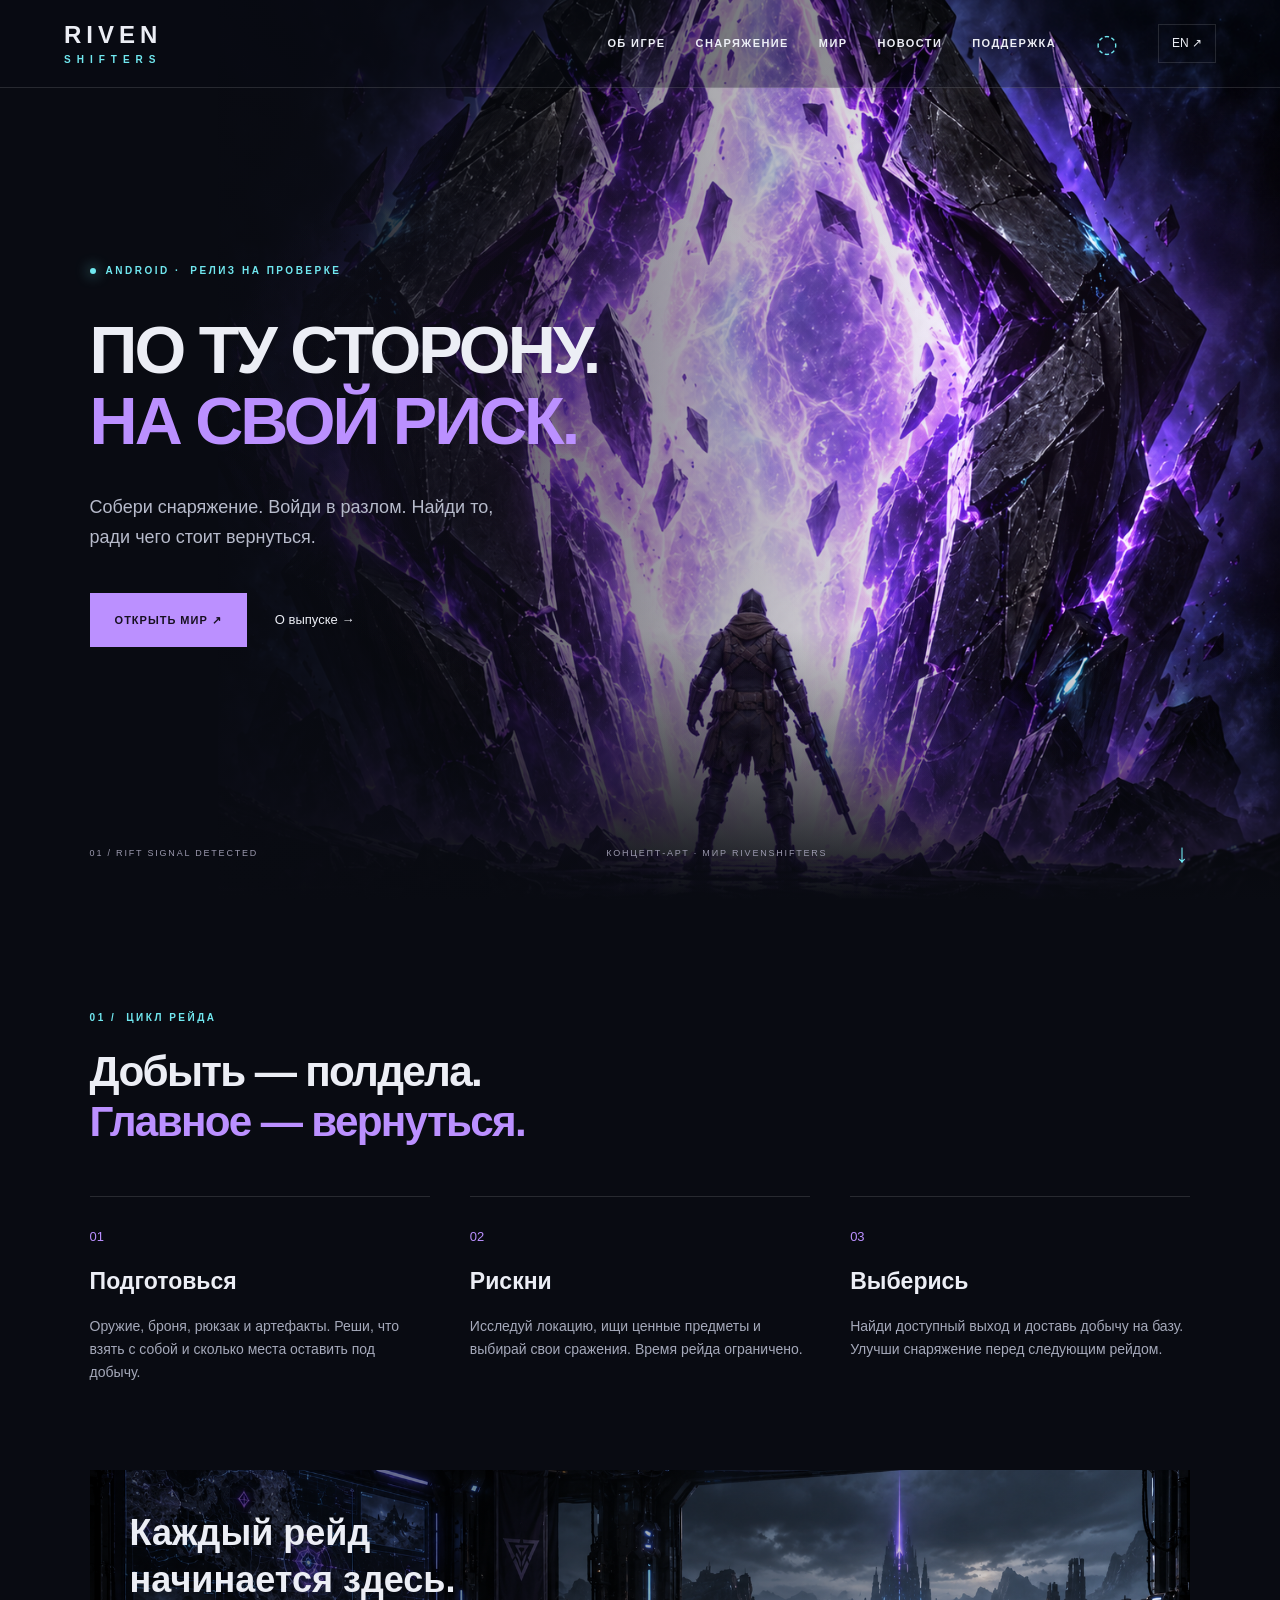
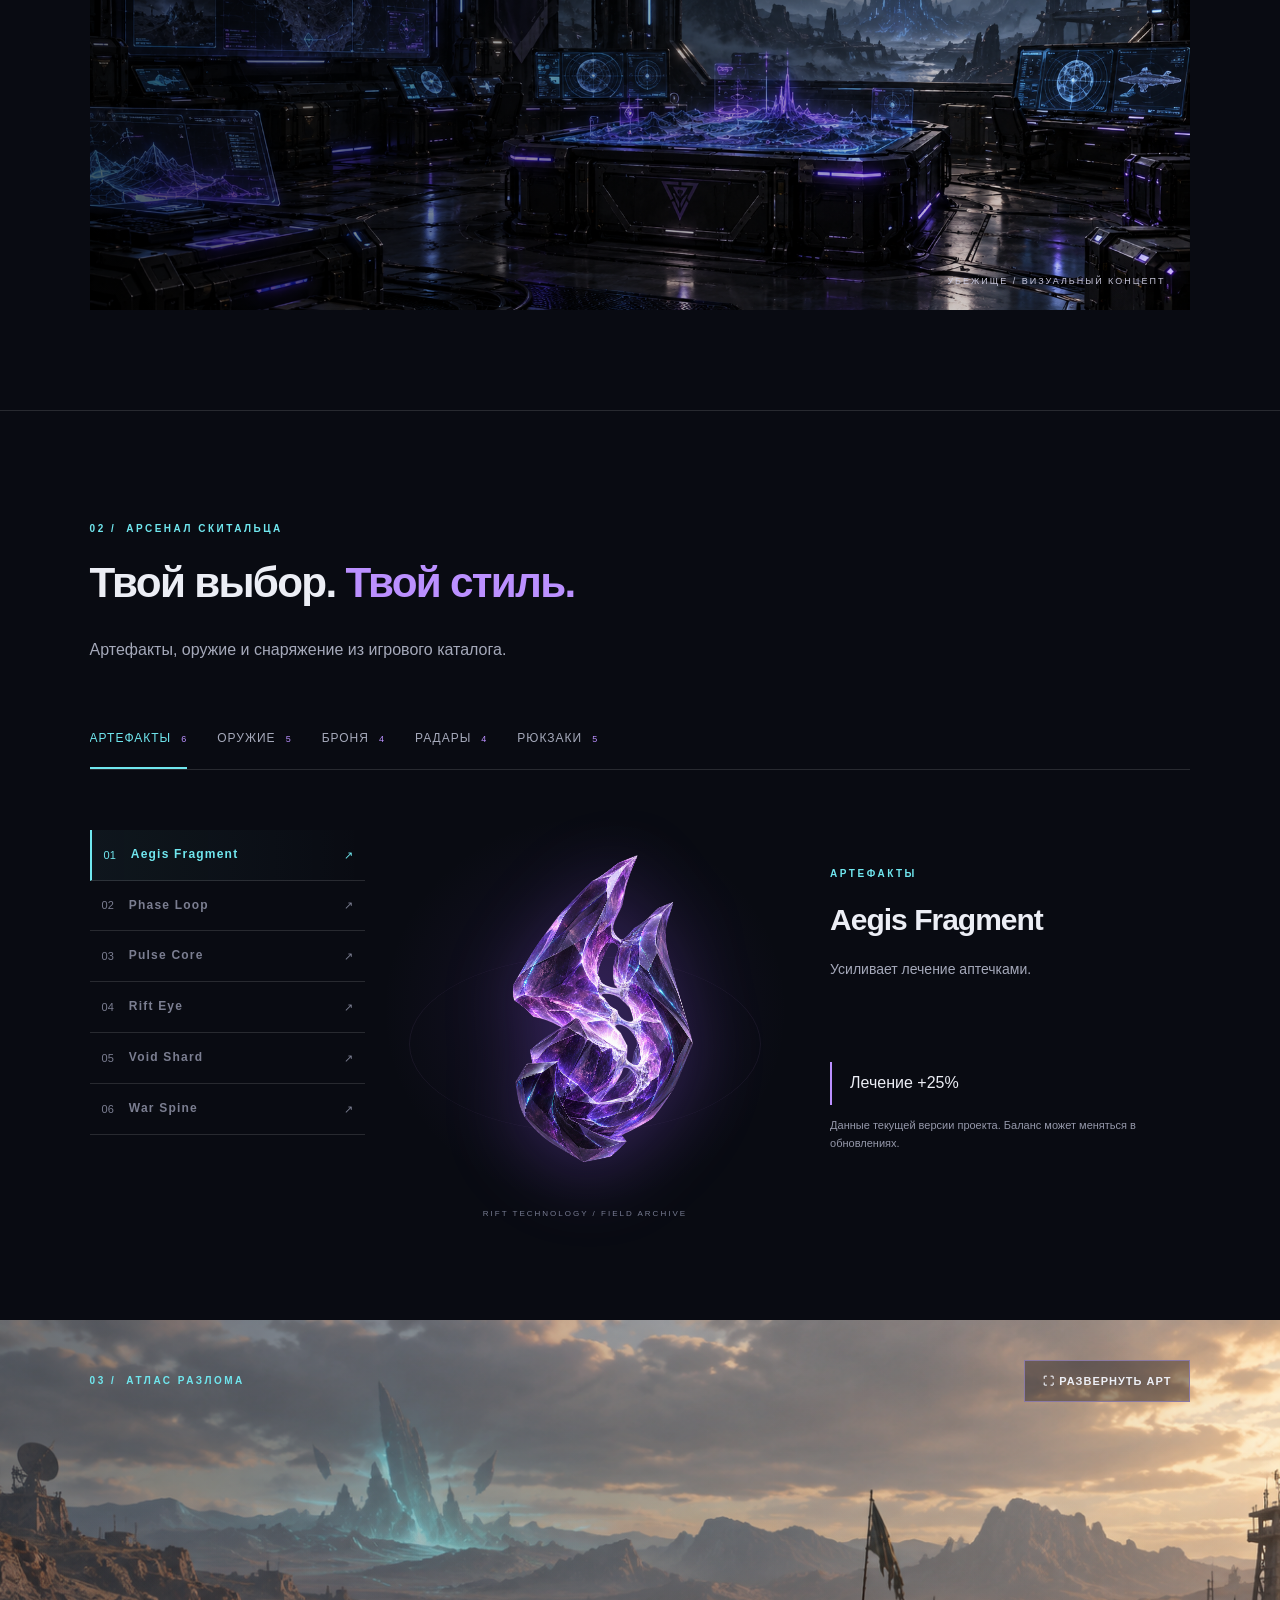
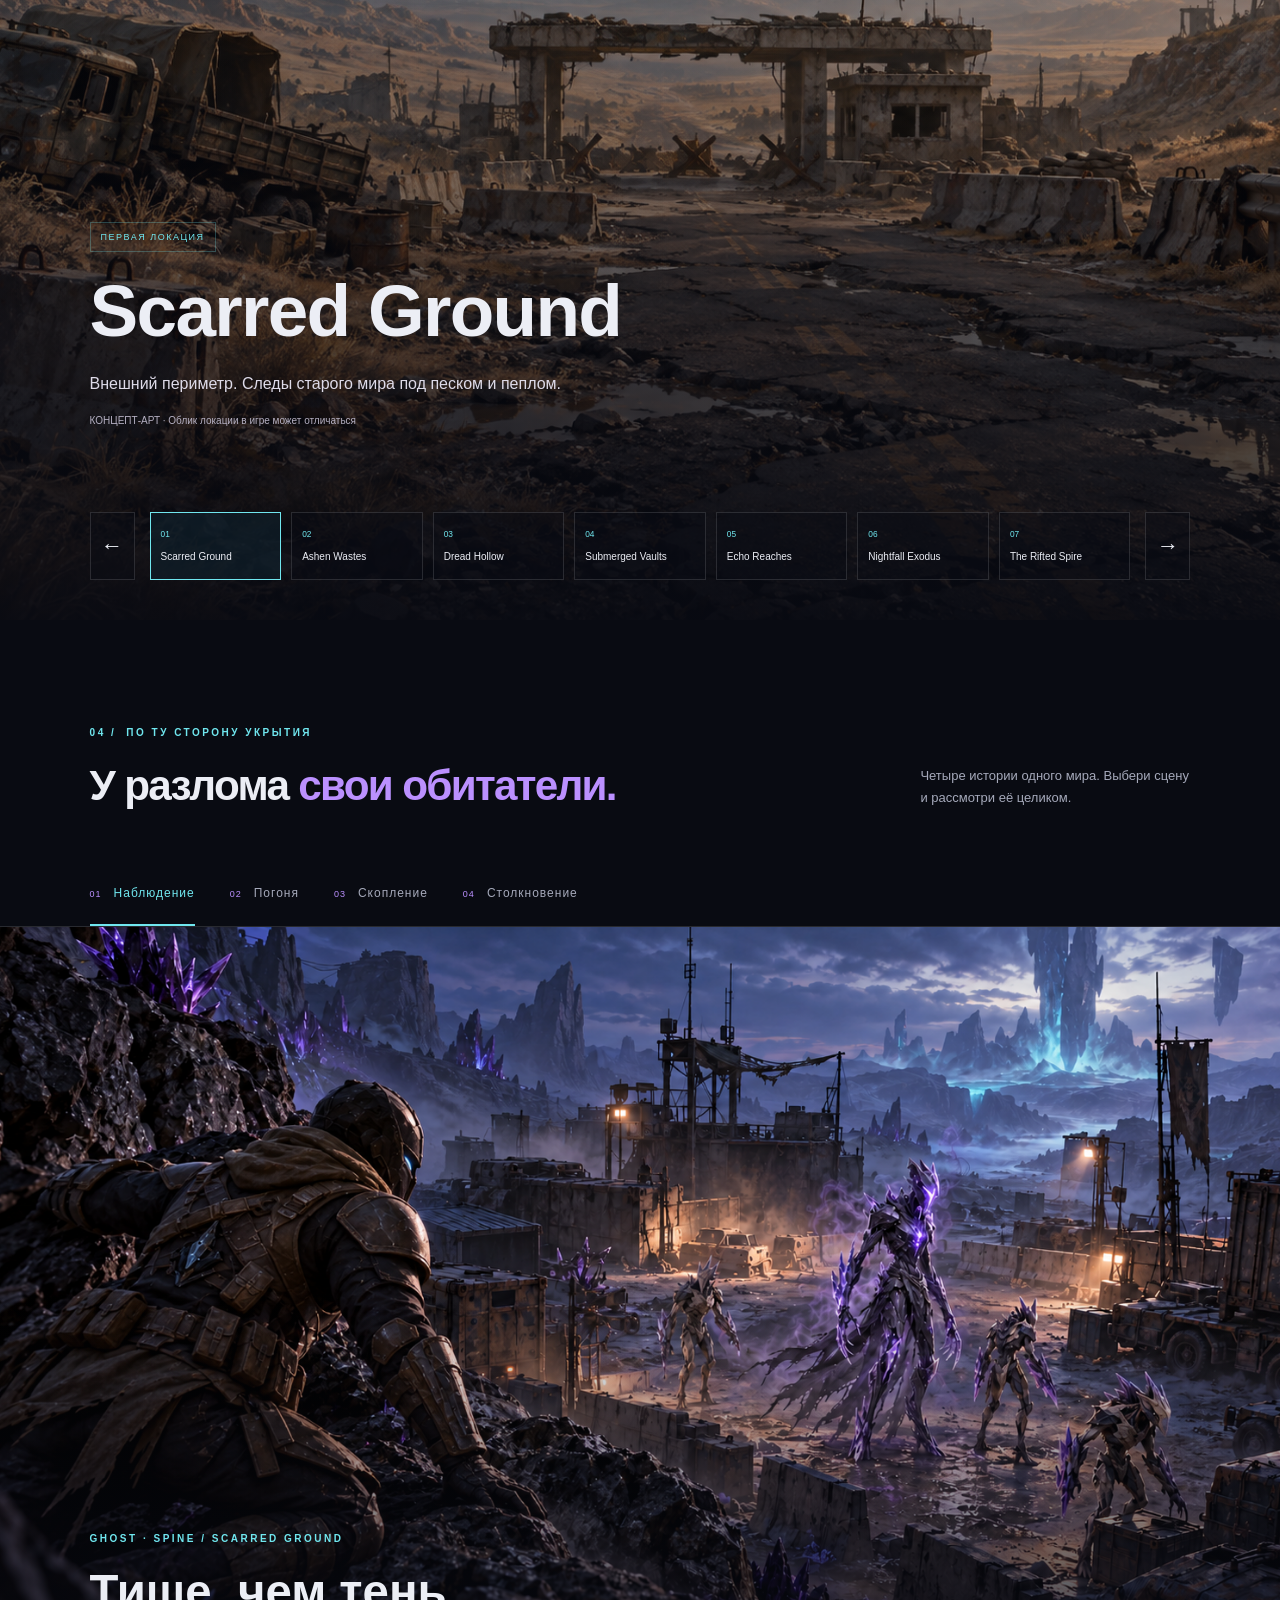
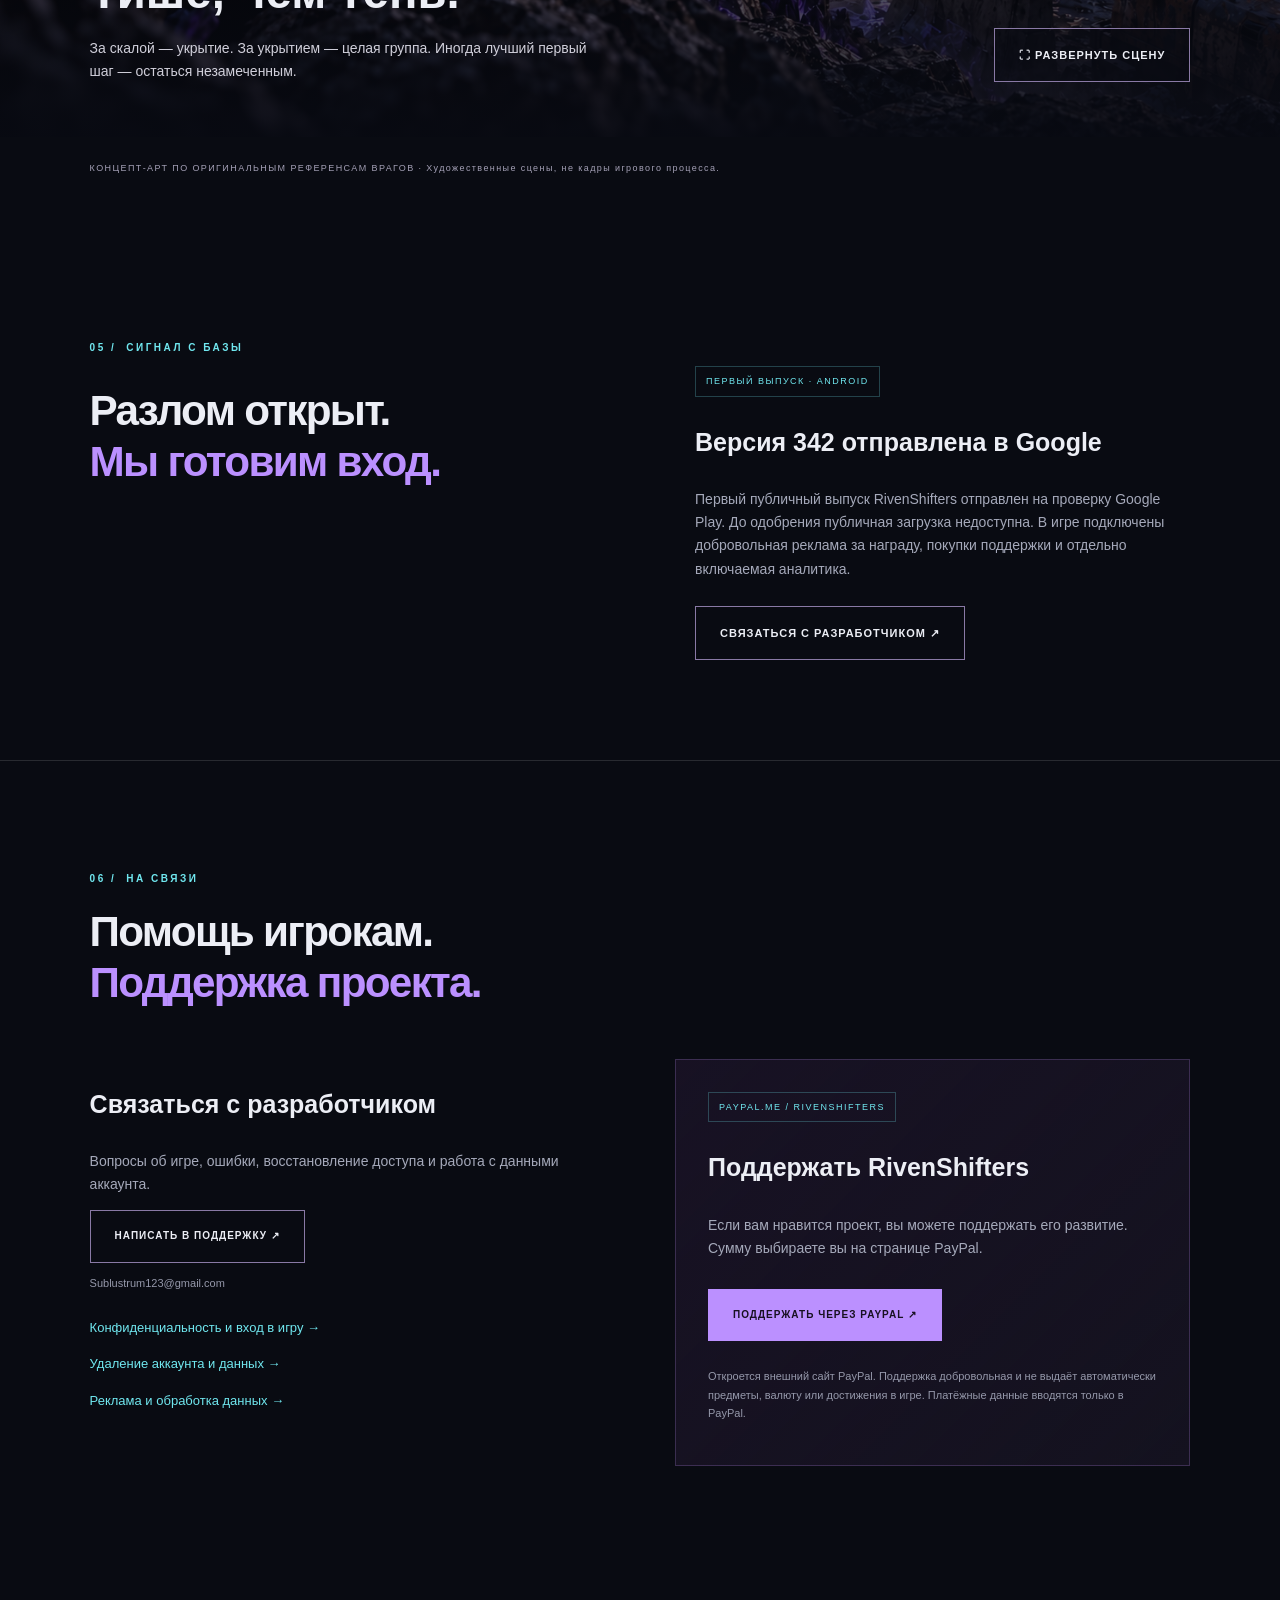
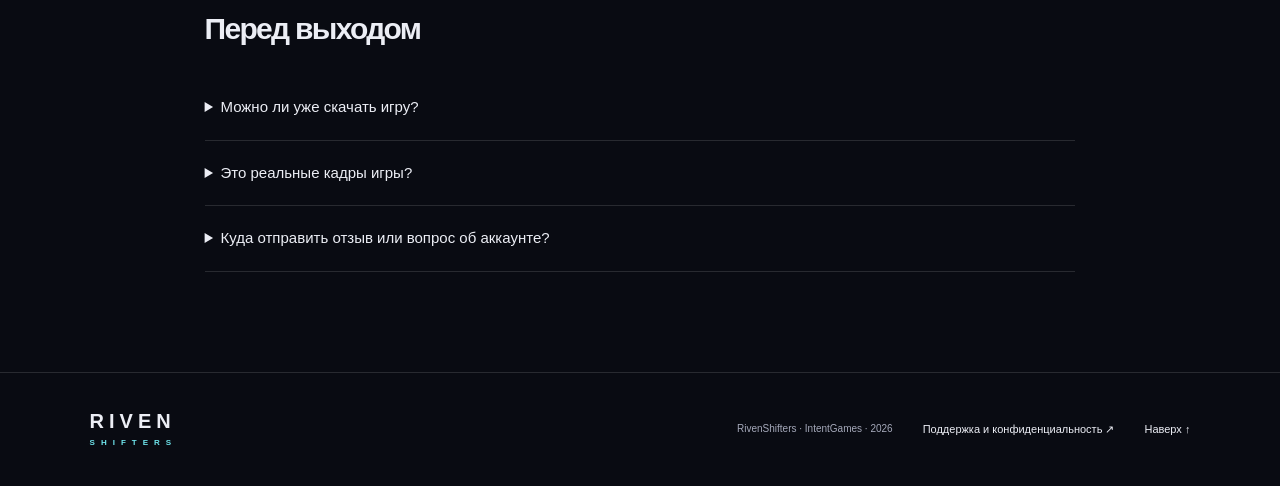
<file: index.html>
<!doctype html><html lang="ru"><head><meta charset="utf-8"><meta name="viewport" content="width=device-width,initial-scale=1"><meta name="theme-color" content="#090b12"><meta name="description" content="RivenShifters — рейды, артефакты и выживание за гранью разлома. Познакомьтесь с миром игры."><title>RivenShifters — За гранью разлома</title><link rel="icon" href="assets/raider-v2.png"><link rel="stylesheet" href="style.css"><link rel="stylesheet" href="expanded.css"><link rel="stylesheet" href="enemy-scenes.css"><link rel="stylesheet" href="support.css"><script>if(['#privacy','#english','#ads','#contact','#google-sign-in','#recovery-email'].includes(location.hash))location.replace('privacy.html'+location.hash);</script></head><body>
<a class="skip" href="#main" data-ru="К содержимому" data-en="Skip to content">К содержимому</a>
<header><a class="brand" href="#" aria-label="RivenShifters home">RIVEN<span>SHIFTERS</span></a><nav aria-label="Navigation"><a href="#raid" data-ru="ОБ ИГРЕ" data-en="THE GAME">ОБ ИГРЕ</a><a href="#gear" data-ru="СНАРЯЖЕНИЕ" data-en="EQUIPMENT">СНАРЯЖЕНИЕ</a><a href="#world" data-ru="МИР" data-en="WORLD">МИР</a><a href="#signal" data-ru="НОВОСТИ" data-en="NEWS">НОВОСТИ</a><a href="#support" data-ru="ПОДДЕРЖКА" data-en="SUPPORT">ПОДДЕРЖКА</a></nav><button id="motion" aria-pressed="false" aria-label="Отключить анимацию">◌</button><button id="language" aria-label="Switch language">EN ↗</button></header>
<main id="main"><section class="hero"><div class="hero-art" role="img" aria-label="Рейдер перед фиолетовым разломом"></div><div class="rift-particles" aria-hidden="true"><i></i><i></i><i></i><i></i><i></i><i></i><i></i><i></i></div><div class="hero-content"><p class="eyebrow"><i></i> ANDROID · <span data-ru="РЕЛИЗ НА ПРОВЕРКЕ" data-en="RELEASE UNDER REVIEW">РЕЛИЗ НА ПРОВЕРКЕ</span></p><h1 data-ru="ПО ТУ СТОРОНУ.<br><em>НА СВОЙ РИСК.</em>" data-en="BEYOND THE RIFT.<br><em>AT YOUR OWN RISK.</em>">ПО ТУ СТОРОНУ.<br><em>НА СВОЙ РИСК.</em></h1><p class="lead" data-ru="Собери снаряжение. Войди в разлом. Найди то, ради чего стоит вернуться." data-en="Gear up. Cross the rift. Find something worth coming back for.">Собери снаряжение. Войди в разлом. Найди то, ради чего стоит вернуться.</p><div class="actions"><a class="button primary" href="#raid" data-ru="ОТКРЫТЬ МИР ↗" data-en="EXPLORE THE WORLD ↗">ОТКРЫТЬ МИР ↗</a><a class="text-link" href="#signal" data-ru="О выпуске →" data-en="About the release →">О выпуске →</a></div></div><div class="hero-bottom"><span>01 / RIFT SIGNAL DETECTED</span><span data-ru="КОНЦЕПТ-АРТ · МИР RIVENSHIFTERS" data-en="CONCEPT ART · THE WORLD OF RIVENSHIFTERS">КОНЦЕПТ-АРТ · МИР RIVENSHIFTERS</span><a href="#raid" aria-label="Scroll down">↓</a></div></section>
<section id="raid" class="section"><div class="section-heading"><p class="eyebrow">01 / <span data-ru="ЦИКЛ РЕЙДА" data-en="THE RAID LOOP">ЦИКЛ РЕЙДА</span></p><h2 data-ru="Добыть — полдела.<br><em>Главное — вернуться.</em>" data-en="Finding loot is half the battle.<br><em>Getting out is the rest.</em>">Добыть — полдела.<br><em>Главное — вернуться.</em></h2></div><div class="loop"><article><span>01</span><h3 data-ru="Подготовься" data-en="Prepare">Подготовься</h3><p data-ru="Оружие, броня, рюкзак и артефакты. Реши, что взять с собой и сколько места оставить под добычу." data-en="Weapons, armor, a backpack and artifacts. Choose your loadout and leave room for what you find.">Оружие, броня, рюкзак и артефакты. Реши, что взять с собой и сколько места оставить под добычу.</p></article><article><span>02</span><h3 data-ru="Рискни" data-en="Take the risk">Рискни</h3><p data-ru="Исследуй локацию, ищи ценные предметы и выбирай свои сражения. Время рейда ограничено." data-en="Explore, search for valuable items and pick your battles. Your time in the raid is limited.">Исследуй локацию, ищи ценные предметы и выбирай свои сражения. Время рейда ограничено.</p></article><article><span>03</span><h3 data-ru="Выберись" data-en="Extract">Выберись</h3><p data-ru="Найди доступный выход и доставь добычу на базу. Улучши снаряжение перед следующим рейдом." data-en="Reach an available exit and bring your loot home. Upgrade your equipment for the next raid.">Найди доступный выход и доставь добычу на базу. Улучши снаряжение перед следующим рейдом.</p></article></div><figure class="base-image"><img src="assets/base.png" loading="lazy" alt="Концепт базы RivenShifters"><figcaption data-ru="УБЕЖИЩЕ / ВИЗУАЛЬНЫЙ КОНЦЕПТ" data-en="THE HIDEOUT / VISUAL CONCEPT">УБЕЖИЩЕ / ВИЗУАЛЬНЫЙ КОНЦЕПТ</figcaption><div class="image-title" data-ru="Каждый рейд<br>начинается здесь." data-en="Every raid<br>starts here.">Каждый рейд<br>начинается здесь.</div></figure></section>
<section id="gear" class="section equipment"><div class="section-heading"><p class="eyebrow">02 / <span data-ru="АРСЕНАЛ СКИТАЛЬЦА" data-en="THE RAIDER'S ARSENAL">АРСЕНАЛ СКИТАЛЬЦА</span></p><h2 data-ru="Твой выбор. <em>Твой стиль.</em>" data-en="Your loadout. <em>Your rules.</em>">Твой выбор. <em>Твой стиль.</em></h2><p data-ru="Артефакты, оружие и снаряжение из игрового каталога." data-en="Artifacts, weapons and equipment from the game catalog.">Артефакты, оружие и снаряжение из игрового каталога.</p></div><div class="category-tabs" role="tablist" aria-label="Категории снаряжения"></div><div id="category-panel" role="tabpanel"><div class="gear-layout"><div class="gear-tabs" role="tablist" aria-label="Предметы"></div><div class="gear-stage"><div class="orbit"></div><img id="gear-image" src="assets/void.png" alt=""><span class="stage-label">RIFT TECHNOLOGY / FIELD ARCHIVE</span></div><article id="gear-panel" role="tabpanel" aria-live="polite"><p class="eyebrow" id="gear-type"></p><h3 id="gear-name"></h3><p id="gear-description"></p><div class="stat" id="gear-stat"></div><p class="fine" data-ru="Данные текущей версии проекта. Баланс может меняться в обновлениях." data-en="Current project data. Balance may change in updates.">Данные текущей версии проекта. Баланс может меняться в обновлениях.</p></article></div></div></section><section id="world" class="locations" aria-label="Локации"><img id="location-image" src="assets/locations/01_scarred_ground.png" alt="Scarred Ground" loading="lazy"><div class="location-shade"></div><div class="location-top"><p class="eyebrow">03 / <span data-ru="АТЛАС РАЗЛОМА" data-en="THE RIFT ATLAS">АТЛАС РАЗЛОМА</span></p><button id="expand-location" class="button" data-ru="⛶ РАЗВЕРНУТЬ АРТ" data-en="⛶ EXPAND ART">⛶ РАЗВЕРНУТЬ АРТ</button></div><div class="location-copy" aria-live="polite"><span class="badge" id="location-status"></span><h2 id="location-name"></h2><p id="location-description"></p><p class="fine" data-ru="КОНЦЕПТ-АРТ · Облик локации в игре может отличаться" data-en="CONCEPT ART · In-game appearance may differ">КОНЦЕПТ-АРТ · Облик локации в игре может отличаться</p></div><div class="location-navigation"><button id="location-prev" aria-label="Previous location">←</button><div id="location-tabs" role="tablist" aria-label="Выбор локации"></div><button id="location-next" aria-label="Next location">→</button></div></section><dialog id="art-dialog"><button id="close-art" aria-label="Закрыть / Close">×</button><img id="full-art" alt=""><p id="full-art-caption"></p></dialog>
<section id="enemies" class="enemy-gallery" aria-label="Сцены с врагами"><div class="enemy-heading"><div><p class="eyebrow">04 / <span data-ru="ПО ТУ СТОРОНУ УКРЫТИЯ" data-en="BEYOND YOUR COVER">ПО ТУ СТОРОНУ УКРЫТИЯ</span></p><h2 data-ru="У разлома <em>свои обитатели.</em>" data-en="The rift has <em>its own inhabitants.</em>">У разлома <em>свои обитатели.</em></h2></div><p data-ru="Четыре истории одного мира. Выбери сцену и рассмотри её целиком." data-en="Four stories from one world. Choose a scene and explore the full artwork.">Четыре истории одного мира. Выбери сцену и рассмотри её целиком.</p></div><div id="enemy-tabs" role="tablist" aria-label="Выбор сцены"></div><div id="enemy-scene" role="tabpanel"><img id="enemy-image" src="assets/recon-v2.png" alt="" loading="lazy"><div class="enemy-caption"><div aria-live="polite"><p class="eyebrow" id="enemy-cast"></p><h3 id="enemy-title"></h3><p id="enemy-text"></p></div><button id="expand-enemy" class="button" data-ru="⛶ РАЗВЕРНУТЬ СЦЕНУ" data-en="⛶ EXPAND SCENE">⛶ РАЗВЕРНУТЬ СЦЕНУ</button></div></div><p class="enemy-disclaimer" data-ru="КОНЦЕПТ-АРТ ПО ОРИГИНАЛЬНЫМ РЕФЕРЕНСАМ ВРАГОВ · Художественные сцены, не кадры игрового процесса." data-en="CONCEPT ART BASED ON ORIGINAL ENEMY REFERENCES · Artistic scenes, not captured gameplay.">КОНЦЕПТ-АРТ ПО ОРИГИНАЛЬНЫМ РЕФЕРЕНСАМ ВРАГОВ · Художественные сцены, не кадры игрового процесса.</p></section><section id="signal" class="section signal"><p class="eyebrow">05 / <span data-ru="СИГНАЛ С БАЗЫ" data-en="TRANSMISSION FROM BASE">СИГНАЛ С БАЗЫ</span></p><div class="signal-grid"><h2 data-ru="Разлом открыт.<br><em>Мы готовим вход.</em>" data-en="The rift is open.<br><em>We're preparing the way.</em>">Разлом открыт.<br><em>Мы готовим вход.</em></h2><div><span class="badge" data-ru="ПЕРВЫЙ ВЫПУСК · ANDROID" data-en="FIRST RELEASE · ANDROID">ПЕРВЫЙ ВЫПУСК · ANDROID</span><h3 data-ru="Версия 342 отправлена в Google" data-en="Version 342 submitted to Google">Версия 342 отправлена в Google</h3><p data-ru="Первый публичный выпуск RivenShifters отправлен на проверку Google Play. До одобрения публичная загрузка недоступна. В игре подключены добровольная реклама за награду, покупки поддержки и отдельно включаемая аналитика." data-en="The first public RivenShifters release has been submitted for Google Play review. Public downloads are unavailable until approval. The game includes optional rewarded ads, support purchases and separately enabled analytics.">Первый публичный выпуск RivenShifters отправлен на проверку Google Play. До одобрения публичная загрузка недоступна. В игре подключены добровольная реклама за награду, покупки поддержки и отдельно включаемая аналитика.</p><a class="button" href="mailto:Sublustrum123@gmail.com?subject=RivenShifters%20feedback" data-ru="СВЯЗАТЬСЯ С РАЗРАБОТЧИКОМ ↗" data-en="CONTACT THE DEVELOPER ↗">СВЯЗАТЬСЯ С РАЗРАБОТЧИКОМ ↗</a></div></div></section>
<section id="support" class="section support-section"><p class="eyebrow">06 / <span data-ru="НА СВЯЗИ" data-en="STAY IN TOUCH">НА СВЯЗИ</span></p><h2 data-ru="Помощь игрокам.<br><em>Поддержка проекта.</em>" data-en="Help for players.<br><em>Support the project.</em>">Помощь игрокам.<br><em>Поддержка проекта.</em></h2><div class="support-grid"><article><h3 data-ru="Связаться с разработчиком" data-en="Contact the developer">Связаться с разработчиком</h3><p data-ru="Вопросы об игре, ошибки, восстановление доступа и работа с данными аккаунта." data-en="Game questions, bug reports, account access and personal data requests.">Вопросы об игре, ошибки, восстановление доступа и работа с данными аккаунта.</p><a class="button" href="mailto:Sublustrum123@gmail.com?subject=RivenShifters%20support" data-ru="НАПИСАТЬ В ПОДДЕРЖКУ ↗" data-en="EMAIL SUPPORT ↗">НАПИСАТЬ В ПОДДЕРЖКУ ↗</a><p class="fine">Sublustrum123@gmail.com</p><div class="support-links"><a href="privacy.html" data-ru="Конфиденциальность и вход в игру →" data-en="Privacy and game sign-in →">Конфиденциальность и вход в игру →</a><a href="delete-account.html" data-ru="Удаление аккаунта и данных →" data-en="Account and data deletion →">Удаление аккаунта и данных →</a><a href="rewarded-privacy.html" data-ru="Реклама и обработка данных →" data-en="Advertising and data processing →">Реклама и обработка данных →</a></div></article><article class="donation-panel"><span class="badge">PAYPAL.ME / RIVENSHIFTERS</span><h3 data-ru="Поддержать RivenShifters" data-en="Support RivenShifters">Поддержать RivenShifters</h3><p data-ru="Если вам нравится проект, вы можете поддержать его развитие. Сумму выбираете вы на странице PayPal." data-en="If you enjoy the project, you can support its development. Choose your contribution on the PayPal page.">Если вам нравится проект, вы можете поддержать его развитие. Сумму выбираете вы на странице PayPal.</p><a class="button primary" id="paypal-support" href="https://www.paypal.com/paypalme/RivenShifters" target="_blank" rel="noopener noreferrer" data-ru="ПОДДЕРЖАТЬ ЧЕРЕЗ PAYPAL ↗" data-en="SUPPORT VIA PAYPAL ↗">ПОДДЕРЖАТЬ ЧЕРЕЗ PAYPAL ↗</a><p class="fine" data-ru="Откроется внешний сайт PayPal. Поддержка добровольная и не выдаёт автоматически предметы, валюту или достижения в игре. Платёжные данные вводятся только в PayPal." data-en="Opens the external PayPal website. Support is voluntary and does not automatically grant in-game items, currency or achievements. Enter payment information only on PayPal.">Откроется внешний сайт PayPal. Поддержка добровольная и не выдаёт автоматически предметы, валюту или достижения в игре. Платёжные данные вводятся только в PayPal.</p></article></div></section><section class="section faq"><h2 data-ru="Перед выходом" data-en="Before you go">Перед выходом</h2><details><summary data-ru="Можно ли уже скачать игру?" data-en="Can I download the game yet?">Можно ли уже скачать игру?</summary><p data-ru="Версия 342 для Android отправлена на проверку Google Play. Публичную ссылку добавим после подтверждения доступности игры в магазине." data-en="Android version 342 has been submitted for Google Play review. We will add the public download link after confirming store availability.">Версия 342 для Android отправлена на проверку Google Play. Публичную ссылку добавим после подтверждения доступности игры в магазине.</p></details><details><summary data-ru="Это реальные кадры игры?" data-en="Are these actual gameplay images?">Это реальные кадры игры?</summary><p data-ru="На этой версии сайта представлены концепт-арт мира и изображения игровых предметов. Они передают художественное направление; это не запись игрового процесса." data-en="This website shows world concept art and game item artwork. They represent the visual direction, not captured gameplay.">На этой версии сайта представлены концепт-арт мира и изображения игровых предметов. Они передают художественное направление; это не запись игрового процесса.</p></details><details><summary data-ru="Куда отправить отзыв или вопрос об аккаунте?" data-en="Where do I send feedback or account questions?">Куда отправить отзыв или вопрос об аккаунте?</summary><p><a href="mailto:Sublustrum123@gmail.com">Sublustrum123@gmail.com</a><br><span data-ru="Не отправляйте пароли и коды подтверждения. Информация об обработке данных и удалении аккаунта доступна в разделе конфиденциальности." data-en="Do not send passwords or verification codes. Data processing and account deletion information is available in the privacy section.">Не отправляйте пароли и коды подтверждения. Информация об обработке данных и удалении аккаунта доступна в разделе конфиденциальности.</span></p></details></section></main>
<footer><a class="brand" href="#">RIVEN<span>SHIFTERS</span></a><p data-ru="RivenShifters · IntentGames · 2026" data-en="RivenShifters · IntentGames · 2026">RivenShifters · IntentGames · 2026</p><a href="privacy.html" target="_blank" rel="noopener" data-ru="Поддержка и конфиденциальность ↗" data-en="Support & privacy ↗">Поддержка и конфиденциальность ↗</a><a href="#" data-ru="Наверх ↑" data-en="Back to top ↑">Наверх ↑</a></footer><script src="catalog.js?v=235"></script><script src="showcase.js?v=342-20261124"></script><script src="enemy-scenes.js"></script></body></html>
</file>
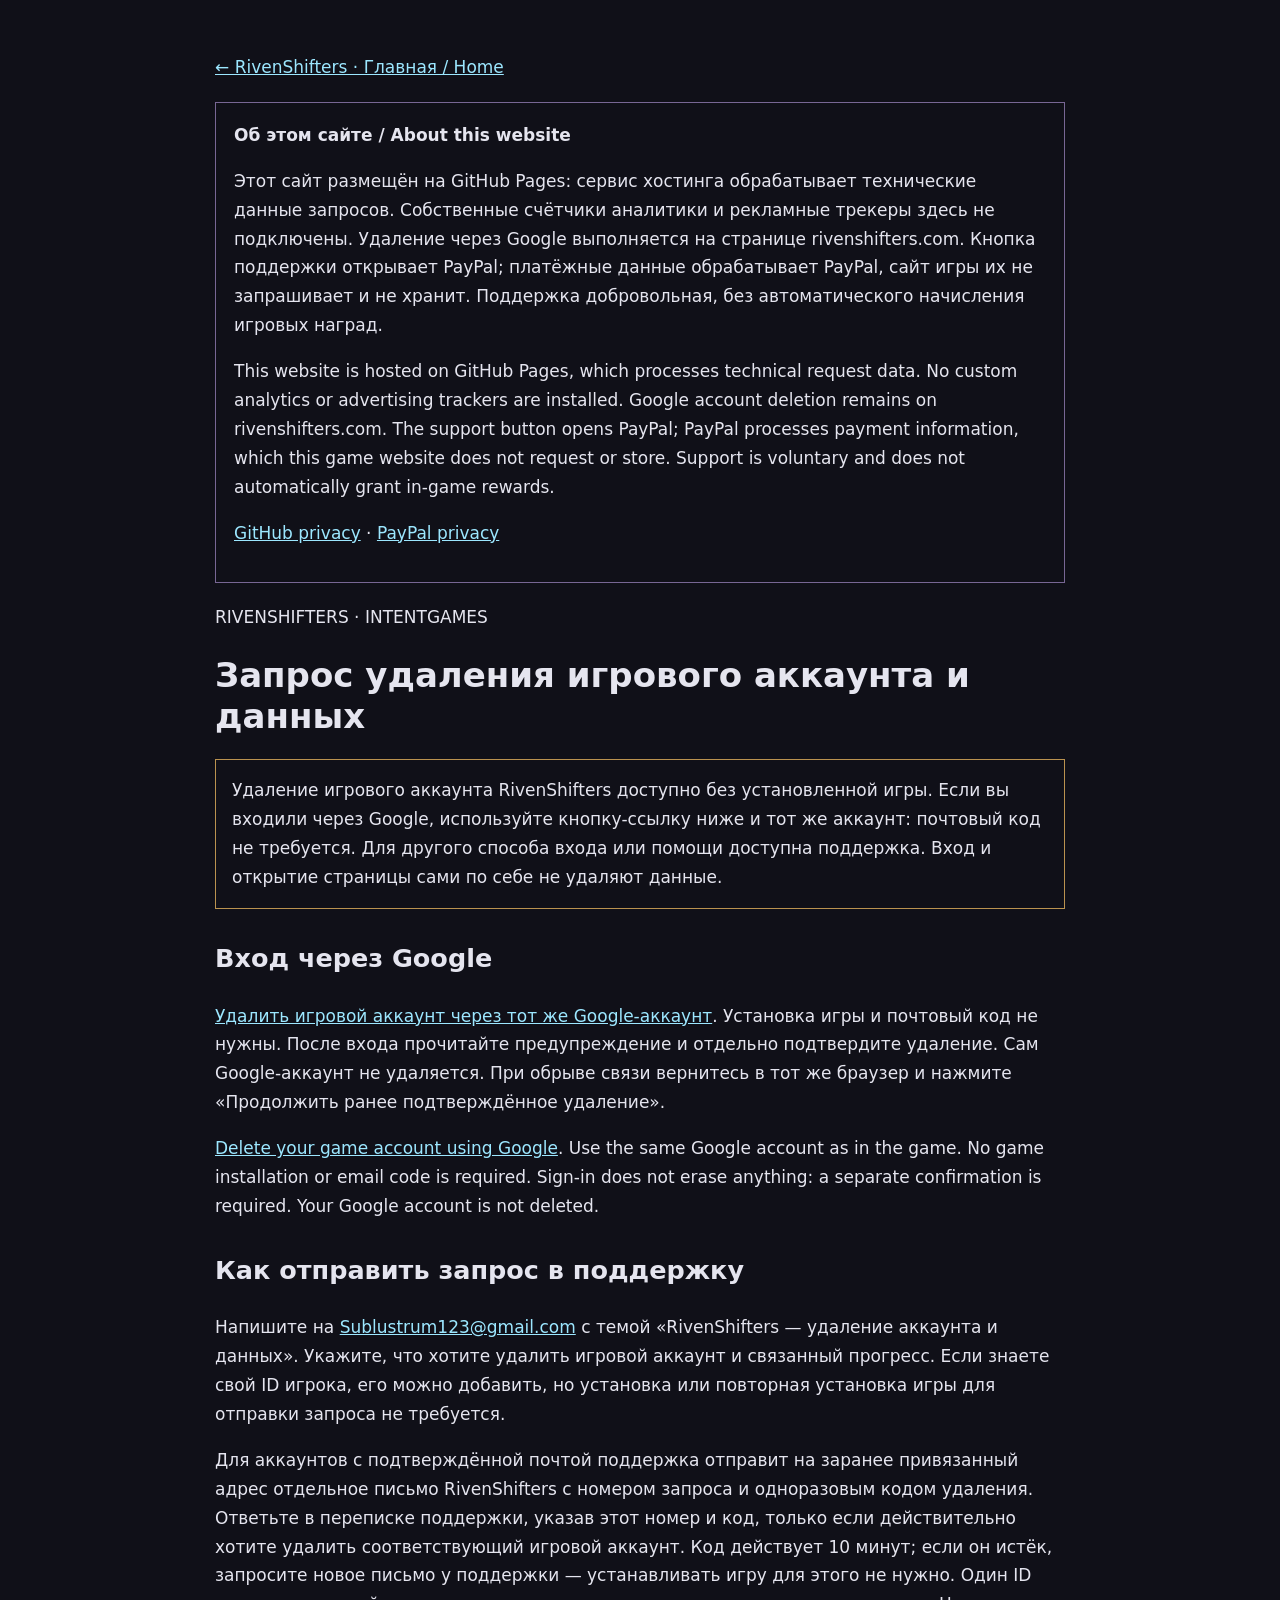
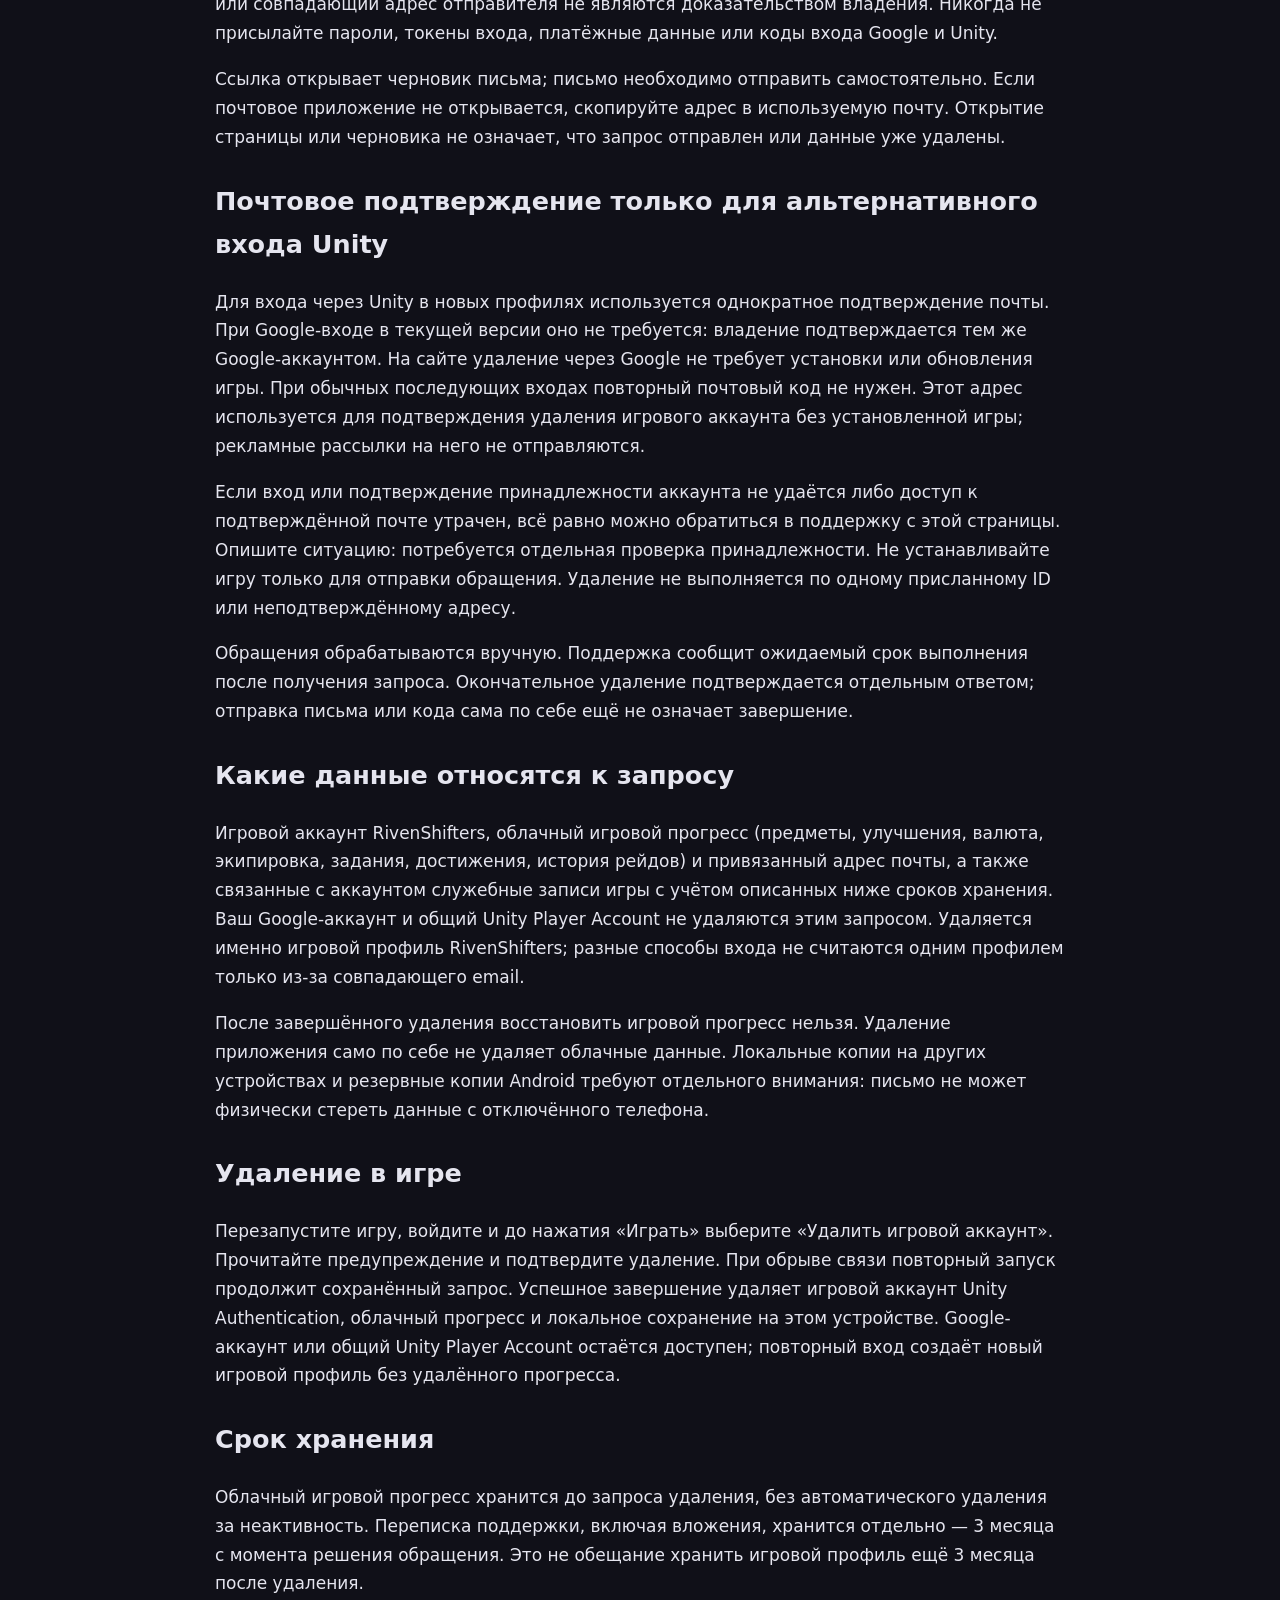
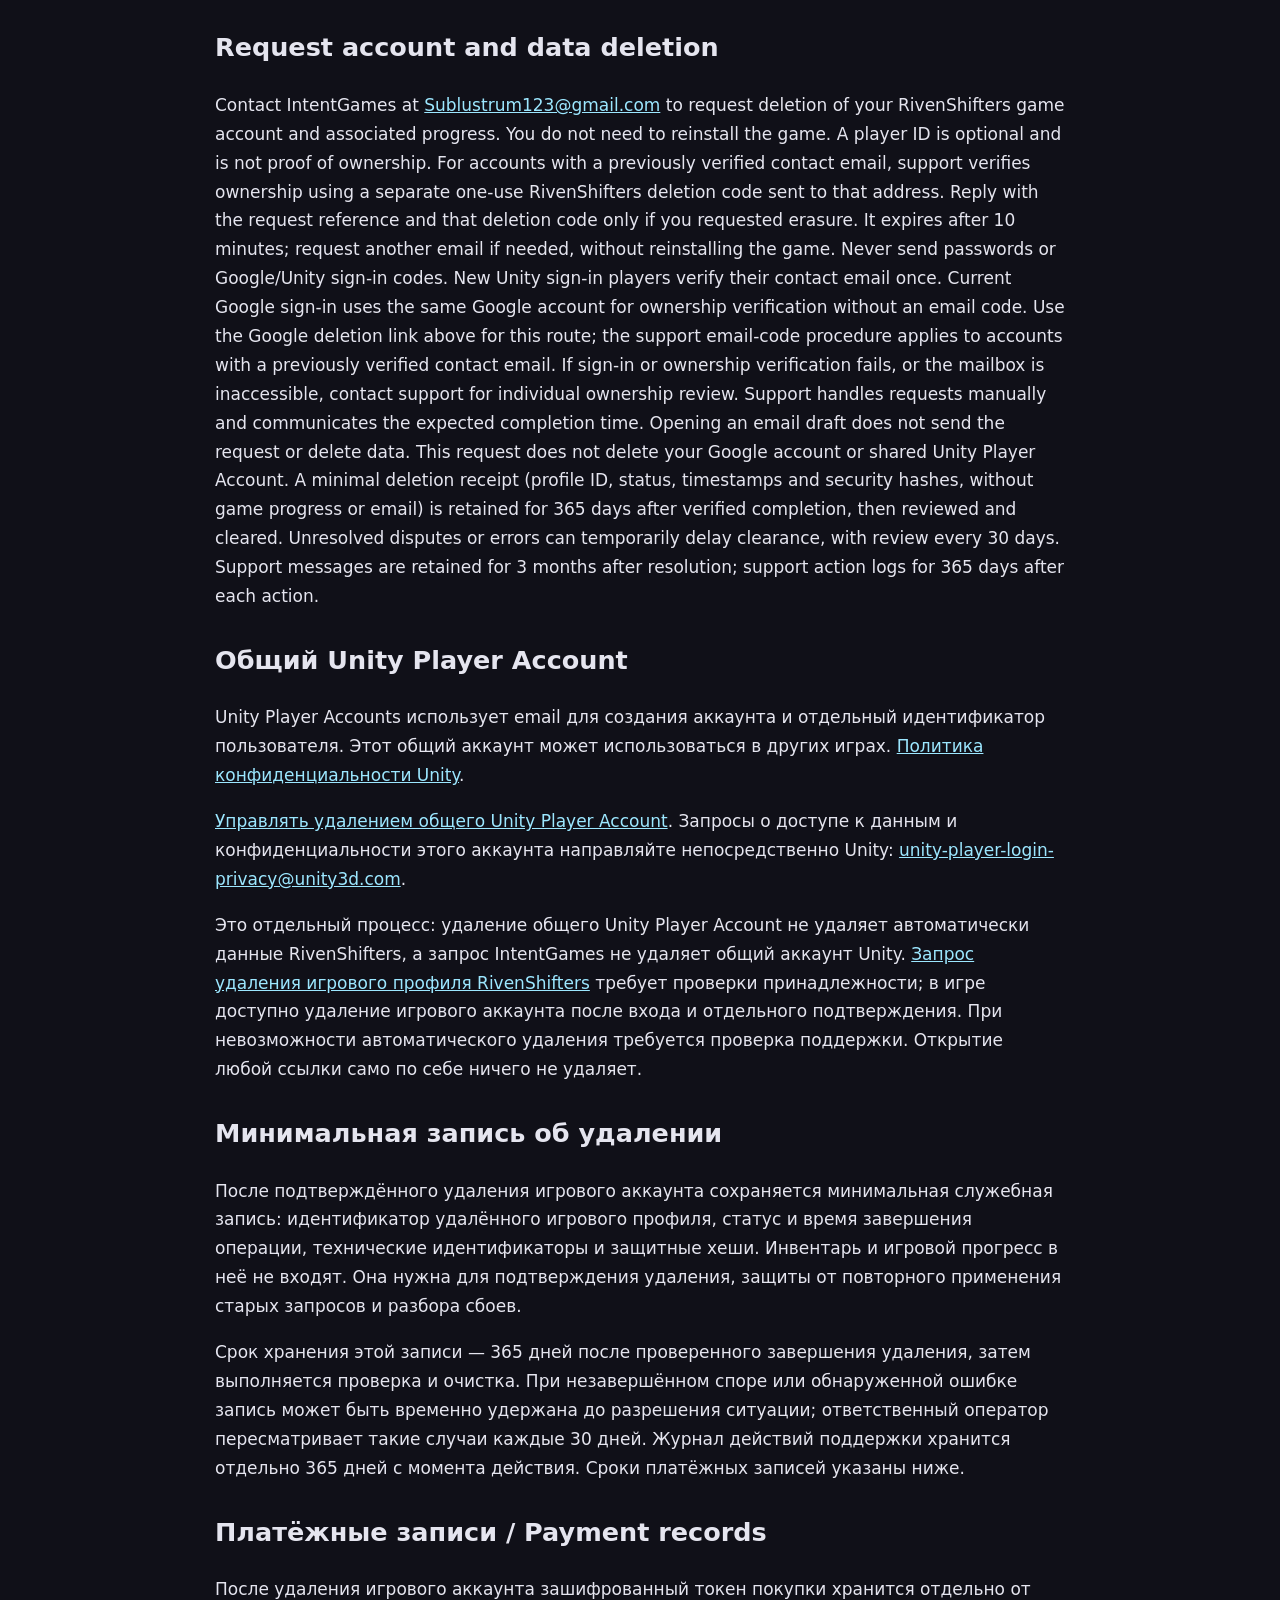
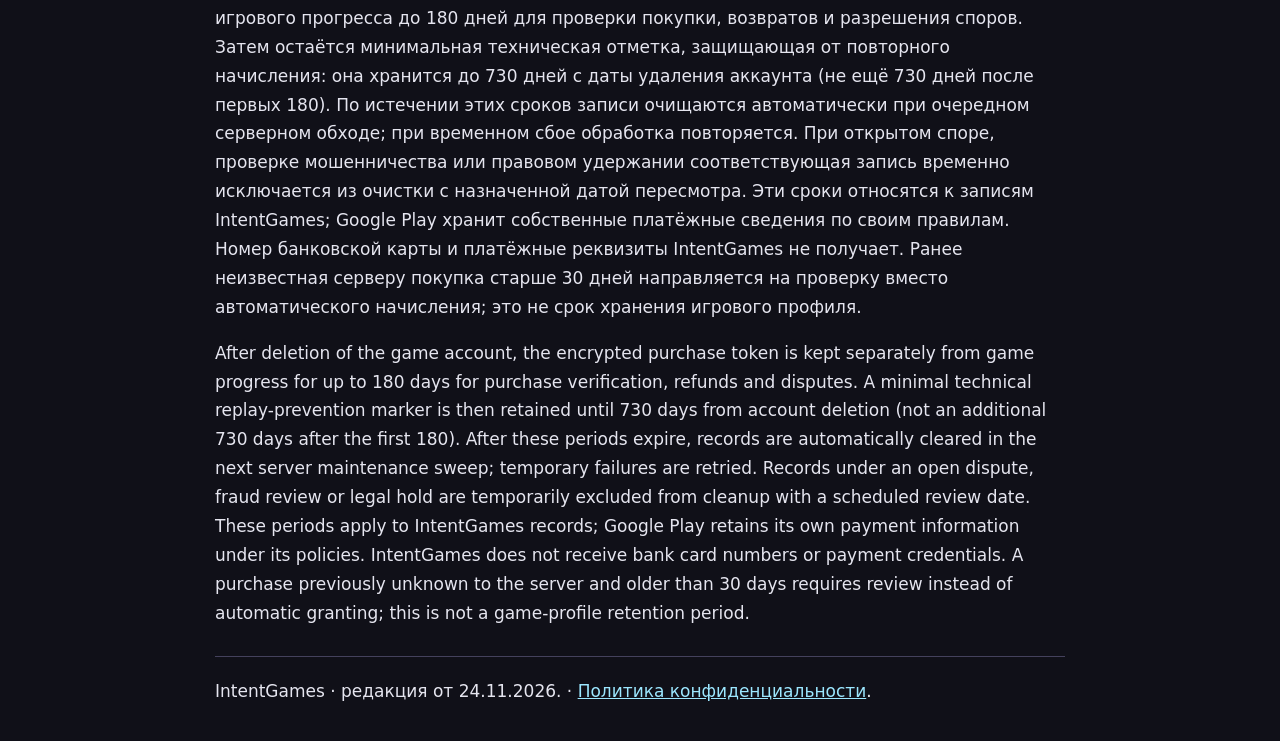
<file: delete-account.html>
<!doctype html>
<html lang="ru"><head><meta charset="utf-8"><meta name="viewport" content="width=device-width,initial-scale=1">
<meta name="robots" content="noindex"><title>RivenShifters — запрос удаления аккаунта</title>
<style>body{margin:0;background:#101018;color:#e5e5ef;font:17px/1.7 system-ui,sans-serif}main{max-width:850px;margin:auto;padding:36px 24px}h1{line-height:1.2}a{color:#9ce7ff}section{margin-block:28px}.notice{padding:16px;border:1px solid #ba924f}footer{border-top:1px solid #44415c;padding-top:20px}a:focus-visible{outline:3px solid #9ce7ff;outline-offset:5px}</style></head>
<body><main><p><a href="index.html">← RivenShifters · Главная / Home</a></p><aside style="padding:18px;border:1px solid #786794;margin:20px 0"><strong>Об этом сайте / About this website</strong><p>Этот сайт размещён на GitHub Pages: сервис хостинга обрабатывает технические данные запросов. Собственные счётчики аналитики и рекламные трекеры здесь не подключены. Удаление через Google выполняется на странице rivenshifters.com. Кнопка поддержки открывает PayPal; платёжные данные обрабатывает PayPal, сайт игры их не запрашивает и не хранит. Поддержка добровольная, без автоматического начисления игровых наград.</p><p lang="en">This website is hosted on GitHub Pages, which processes technical request data. No custom analytics or advertising trackers are installed. Google account deletion remains on rivenshifters.com. The support button opens PayPal; PayPal processes payment information, which this game website does not request or store. Support is voluntary and does not automatically grant in-game rewards.</p><p><a href="https://docs.github.com/en/site-policy/privacy-policies/github-general-privacy-statement">GitHub privacy</a> · <a href="https://www.paypal.com/legalhub/privacy-full">PayPal privacy</a></p></aside><header><p>RIVENSHIFTERS · INTENTGAMES</p><h1>Запрос удаления игрового аккаунта и данных</h1></header>
<p class="notice">Удаление игрового аккаунта RivenShifters доступно без установленной игры. Если вы входили через Google, используйте кнопку-ссылку ниже и тот же аккаунт: почтовый код не требуется. Для другого способа входа или помощи доступна поддержка. Вход и открытие страницы сами по себе не удаляют данные.</p>
<section id="google-account"><h2>Вход через Google</h2><p><a href="https://rivenshifters.com/google-delete.html">Удалить игровой аккаунт через тот же Google-аккаунт</a>. Установка игры и почтовый код не нужны. После входа прочитайте предупреждение и отдельно подтвердите удаление. Сам Google-аккаунт не удаляется. При обрыве связи вернитесь в тот же браузер и нажмите «Продолжить ранее подтверждённое удаление».</p><p lang="en"><a href="https://rivenshifters.com/google-delete.html">Delete your game account using Google</a>. Use the same Google account as in the game. No game installation or email code is required. Sign-in does not erase anything: a separate confirmation is required. Your Google account is not deleted.</p></section><section><h2>Как отправить запрос в поддержку</h2><p>Напишите на <a href="mailto:Sublustrum123@gmail.com?subject=RivenShifters%20account%20and%20data%20deletion%20request">Sublustrum123@gmail.com</a> с темой «RivenShifters — удаление аккаунта и данных». Укажите, что хотите удалить игровой аккаунт и связанный прогресс. Если знаете свой ID игрока, его можно добавить, но установка или повторная установка игры для отправки запроса не требуется.</p>
<p>Для аккаунтов с подтверждённой почтой поддержка отправит на заранее привязанный адрес отдельное письмо RivenShifters с номером запроса и одноразовым кодом удаления. Ответьте в переписке поддержки, указав этот номер и код, только если действительно хотите удалить соответствующий игровой аккаунт. Код действует 10 минут; если он истёк, запросите новое письмо у поддержки — устанавливать игру для этого не нужно. Один ID или совпадающий адрес отправителя не являются доказательством владения. Никогда не присылайте пароли, токены входа, платёжные данные или коды входа Google и Unity.</p><p>Ссылка открывает черновик письма; письмо необходимо отправить самостоятельно. Если почтовое приложение не открывается, скопируйте адрес в используемую почту. Открытие страницы или черновика не означает, что запрос отправлен или данные уже удалены.</p></section>
<section id="verified-email"><h2>Почтовое подтверждение только для альтернативного входа Unity</h2><p>Для входа через Unity в новых профилях используется однократное подтверждение почты. При Google-входе в текущей версии оно не требуется: владение подтверждается тем же Google-аккаунтом. На сайте удаление через Google не требует установки или обновления игры. При обычных последующих входах повторный почтовый код не нужен. Этот адрес используется для подтверждения удаления игрового аккаунта без установленной игры; рекламные рассылки на него не отправляются.</p><p>Если вход или подтверждение принадлежности аккаунта не удаётся либо доступ к подтверждённой почте утрачен, всё равно можно обратиться в поддержку с этой страницы. Опишите ситуацию: потребуется отдельная проверка принадлежности. Не устанавливайте игру только для отправки обращения. Удаление не выполняется по одному присланному ID или неподтверждённому адресу.</p><p>Обращения обрабатываются вручную. Поддержка сообщит ожидаемый срок выполнения после получения запроса. Окончательное удаление подтверждается отдельным ответом; отправка письма или кода сама по себе ещё не означает завершение.</p></section><section><h2>Какие данные относятся к запросу</h2><p>Игровой аккаунт RivenShifters, облачный игровой прогресс (предметы, улучшения, валюта, экипировка, задания, достижения, история рейдов) и привязанный адрес почты, а также связанные с аккаунтом служебные записи игры с учётом описанных ниже сроков хранения. Ваш Google-аккаунт и общий Unity Player Account не удаляются этим запросом. Удаляется именно игровой профиль RivenShifters; разные способы входа не считаются одним профилем только из-за совпадающего email.</p>
<p>После завершённого удаления восстановить игровой прогресс нельзя. Удаление приложения само по себе не удаляет облачные данные. Локальные копии на других устройствах и резервные копии Android требуют отдельного внимания: письмо не может физически стереть данные с отключённого телефона.</p></section>
<section><h2>Удаление в игре</h2><p>Перезапустите игру, войдите и до нажатия «Играть» выберите «Удалить игровой аккаунт». Прочитайте предупреждение и подтвердите удаление. При обрыве связи повторный запуск продолжит сохранённый запрос. Успешное завершение удаляет игровой аккаунт Unity Authentication, облачный прогресс и локальное сохранение на этом устройстве. Google-аккаунт или общий Unity Player Account остаётся доступен; повторный вход создаёт новый игровой профиль без удалённого прогресса.</p></section><section><h2>Срок хранения</h2><p>Облачный игровой прогресс хранится до запроса удаления, без автоматического удаления за неактивность. Переписка поддержки, включая вложения, хранится отдельно — 3 месяца с момента решения обращения. Это не обещание хранить игровой профиль ещё 3 месяца после удаления.</p></section>
<section lang="en"><h2>Request account and data deletion</h2><p>Contact IntentGames at <a href="mailto:Sublustrum123@gmail.com?subject=RivenShifters%20account%20and%20data%20deletion%20request">Sublustrum123@gmail.com</a> to request deletion of your RivenShifters game account and associated progress. You do not need to reinstall the game. A player ID is optional and is not proof of ownership. For accounts with a previously verified contact email, support verifies ownership using a separate one-use RivenShifters deletion code sent to that address. Reply with the request reference and that deletion code only if you requested erasure. It expires after 10 minutes; request another email if needed, without reinstalling the game. Never send passwords or Google/Unity sign-in codes. New Unity sign-in players verify their contact email once. Current Google sign-in uses the same Google account for ownership verification without an email code. Use the Google deletion link above for this route; the support email-code procedure applies to accounts with a previously verified contact email. If sign-in or ownership verification fails, or the mailbox is inaccessible, contact support for individual ownership review. Support handles requests manually and communicates the expected completion time. Opening an email draft does not send the request or delete data. This request does not delete your Google account or shared Unity Player Account. A minimal deletion receipt (profile ID, status, timestamps and security hashes, without game progress or email) is retained for 365 days after verified completion, then reviewed and cleared. Unresolved disputes or errors can temporarily delay clearance, with review every 30 days. Support messages are retained for 3 months after resolution; support action logs for 365 days after each action.</p></section>
<section id="unity-account"><h2>Общий Unity Player Account</h2><p>Unity Player Accounts использует email для создания аккаунта и отдельный идентификатор пользователя. Этот общий аккаунт может использоваться в других играх. <a href="https://unity.com/legal/privacy-policy">Политика конфиденциальности Unity</a>.</p><p><a href="https://player-account.unity.com/delete-account">Управлять удалением общего Unity Player Account</a>. Запросы о доступе к данным и конфиденциальности этого аккаунта направляйте непосредственно Unity: <a href="mailto:unity-player-login-privacy@unity3d.com">unity-player-login-privacy@unity3d.com</a>.</p><p>Это отдельный процесс: удаление общего Unity Player Account не удаляет автоматически данные RivenShifters, а запрос IntentGames не удаляет общий аккаунт Unity. <a href="delete-account.html">Запрос удаления игрового профиля RivenShifters</a> требует проверки принадлежности; в игре доступно удаление игрового аккаунта после входа и отдельного подтверждения. При невозможности автоматического удаления требуется проверка поддержки. Открытие любой ссылки само по себе ничего не удаляет.</p></section>
<section id="deletion-retention"><h2>Минимальная запись об удалении</h2><p>После подтверждённого удаления игрового аккаунта сохраняется минимальная служебная запись: идентификатор удалённого игрового профиля, статус и время завершения операции, технические идентификаторы и защитные хеши. Инвентарь и игровой прогресс в неё не входят. Она нужна для подтверждения удаления, защиты от повторного применения старых запросов и разбора сбоев.</p><p>Срок хранения этой записи — 365 дней после проверенного завершения удаления, затем выполняется проверка и очистка. При незавершённом споре или обнаруженной ошибке запись может быть временно удержана до разрешения ситуации; ответственный оператор пересматривает такие случаи каждые 30 дней. Журнал действий поддержки хранится отдельно 365 дней с момента действия. Сроки платёжных записей указаны ниже.</p></section><section id="payment-retention"><h2>Платёжные записи / Payment records</h2><p>После удаления игрового аккаунта зашифрованный токен покупки хранится отдельно от игрового прогресса до 180 дней для проверки покупки, возвратов и разрешения споров. Затем остаётся минимальная техническая отметка, защищающая от повторного начисления: она хранится до 730 дней с даты удаления аккаунта (не ещё 730 дней после первых 180). По истечении этих сроков записи очищаются автоматически при очередном серверном обходе; при временном сбое обработка повторяется. При открытом споре, проверке мошенничества или правовом удержании соответствующая запись временно исключается из очистки с назначенной датой пересмотра. Эти сроки относятся к записям IntentGames; Google Play хранит собственные платёжные сведения по своим правилам. Номер банковской карты и платёжные реквизиты IntentGames не получает. Ранее неизвестная серверу покупка старше 30 дней направляется на проверку вместо автоматического начисления; это не срок хранения игрового профиля.</p><p lang="en">After deletion of the game account, the encrypted purchase token is kept separately from game progress for up to 180 days for purchase verification, refunds and disputes. A minimal technical replay-prevention marker is then retained until 730 days from account deletion (not an additional 730 days after the first 180). After these periods expire, records are automatically cleared in the next server maintenance sweep; temporary failures are retried. Records under an open dispute, fraud review or legal hold are temporarily excluded from cleanup with a scheduled review date. These periods apply to IntentGames records; Google Play retains its own payment information under its policies. IntentGames does not receive bank card numbers or payment credentials. A purchase previously unknown to the server and older than 30 days requires review instead of automatic granting; this is not a game-profile retention period.</p></section><footer>IntentGames · редакция от 24.11.2026. · <a href="privacy.html">Политика конфиденциальности</a>.</footer></main></body></html>
</file>
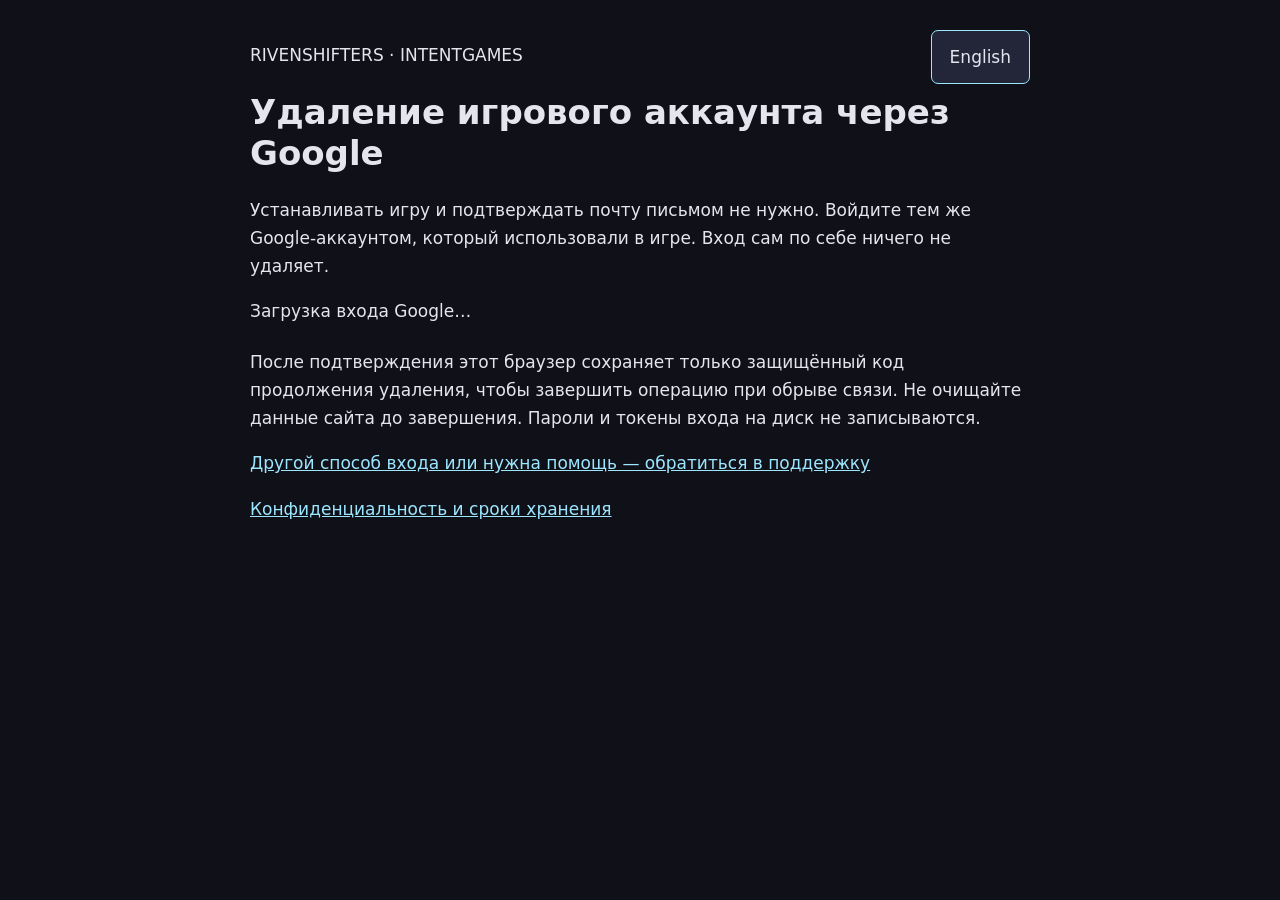
<file: google-delete.html>
<!doctype html>
<html lang="ru"><head><meta charset="utf-8"><meta name="viewport" content="width=device-width,initial-scale=1">
<meta name="referrer" content="no-referrer"><meta name="robots" content="noindex">
<meta http-equiv="Content-Security-Policy" content="default-src 'none'; script-src 'self' https://accounts.google.com/gsi/client; style-src 'self' https://accounts.google.com/gsi/style; frame-src https://accounts.google.com; connect-src https://accounts.google.com/gsi/ https://player-auth.services.api.unity.com https://cloud-code.services.api.unity.com; img-src 'self' https://*.googleusercontent.com data:; base-uri 'none'; form-action 'none'; object-src 'none'">
<title>RivenShifters — Google account deletion</title><link rel="stylesheet" href="google-delete.css">
<script src="https://accounts.google.com/gsi/client" async defer></script><script type="module" src="google-delete.mjs?v=217-3"></script></head>
<body><main><button id="language" type="button">English</button><p>RIVENSHIFTERS · INTENTGAMES</p>
<h1 data-i="title">Удаление игрового аккаунта через Google</h1>
<p data-i="intro">Устанавливать игру и подтверждать почту письмом не нужно. Войдите тем же Google-аккаунтом, который использовали в игре. Вход сам по себе ничего не удаляет.</p>
<div id="google" aria-label="Sign in with Google"></div>
<p id="status" role="status" aria-live="polite"></p>
<section id="confirmation" hidden><h2 data-i="confirmTitle">Проверьте действие</h2><p data-i="warning">Будут удалены игровой профиль RivenShifters, прогресс, инвентарь и связанные данные. Ваш Google-аккаунт останется. Удаление необратимо. Минимальная служебная запись хранится 365 дней согласно политике конфиденциальности.</p>
<label><input id="agree" type="checkbox"><span data-i="agree">Подтверждаю удаление моего игрового аккаунта и прогресса.</span></label>
<p><button id="erase" type="button" disabled data-i="erase">Удалить игровой аккаунт</button> <button id="cancel" type="button" data-i="cancel">Отмена</button></p></section>
<button id="resume" type="button" hidden data-i="resume">Продолжить ранее подтверждённое удаление</button>
<p data-i="recovery">После подтверждения этот браузер сохраняет только защищённый код продолжения удаления, чтобы завершить операцию при обрыве связи. Не очищайте данные сайта до завершения. Пароли и токены входа на диск не записываются.</p>
<p><a href="delete-account.html" data-i="support">Другой способ входа или нужна помощь — обратиться в поддержку</a></p><p><a href="privacy.html" data-i="privacy">Конфиденциальность и сроки хранения</a></p>
</main></body></html>
</file>
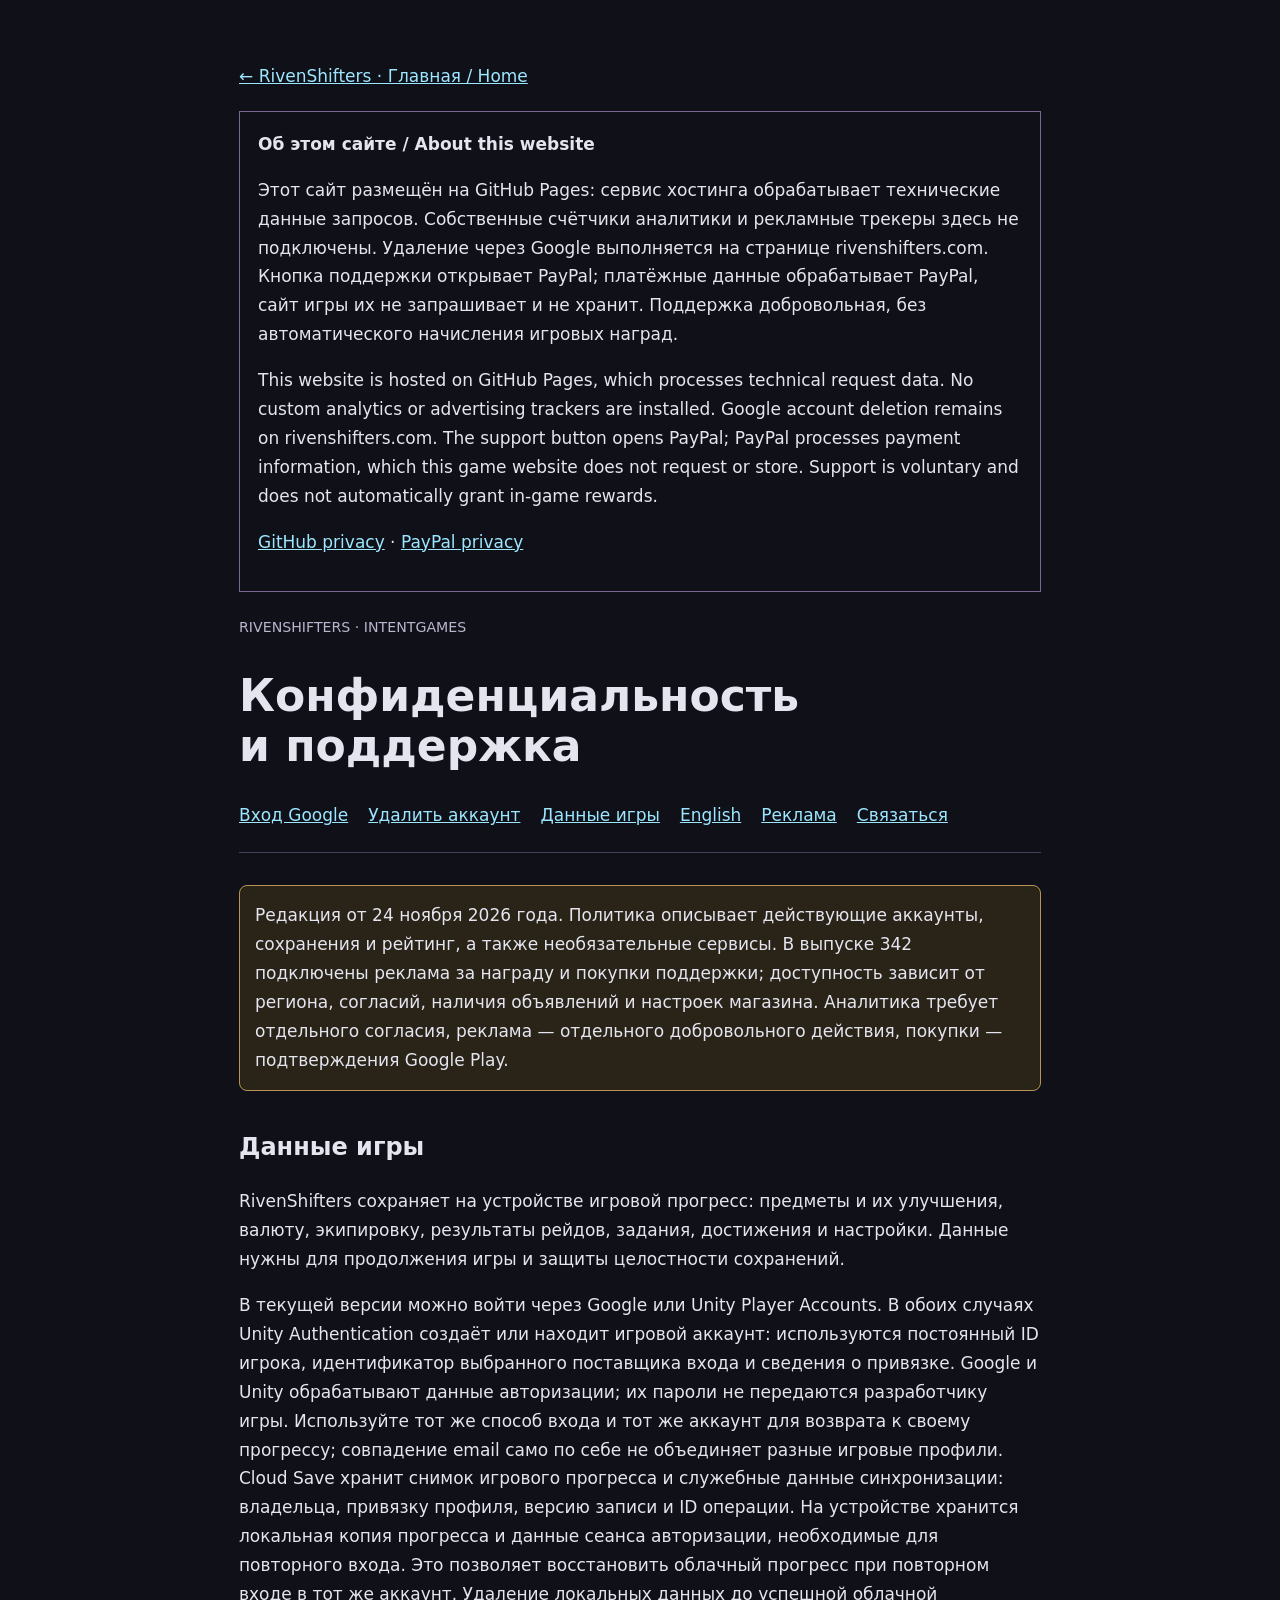
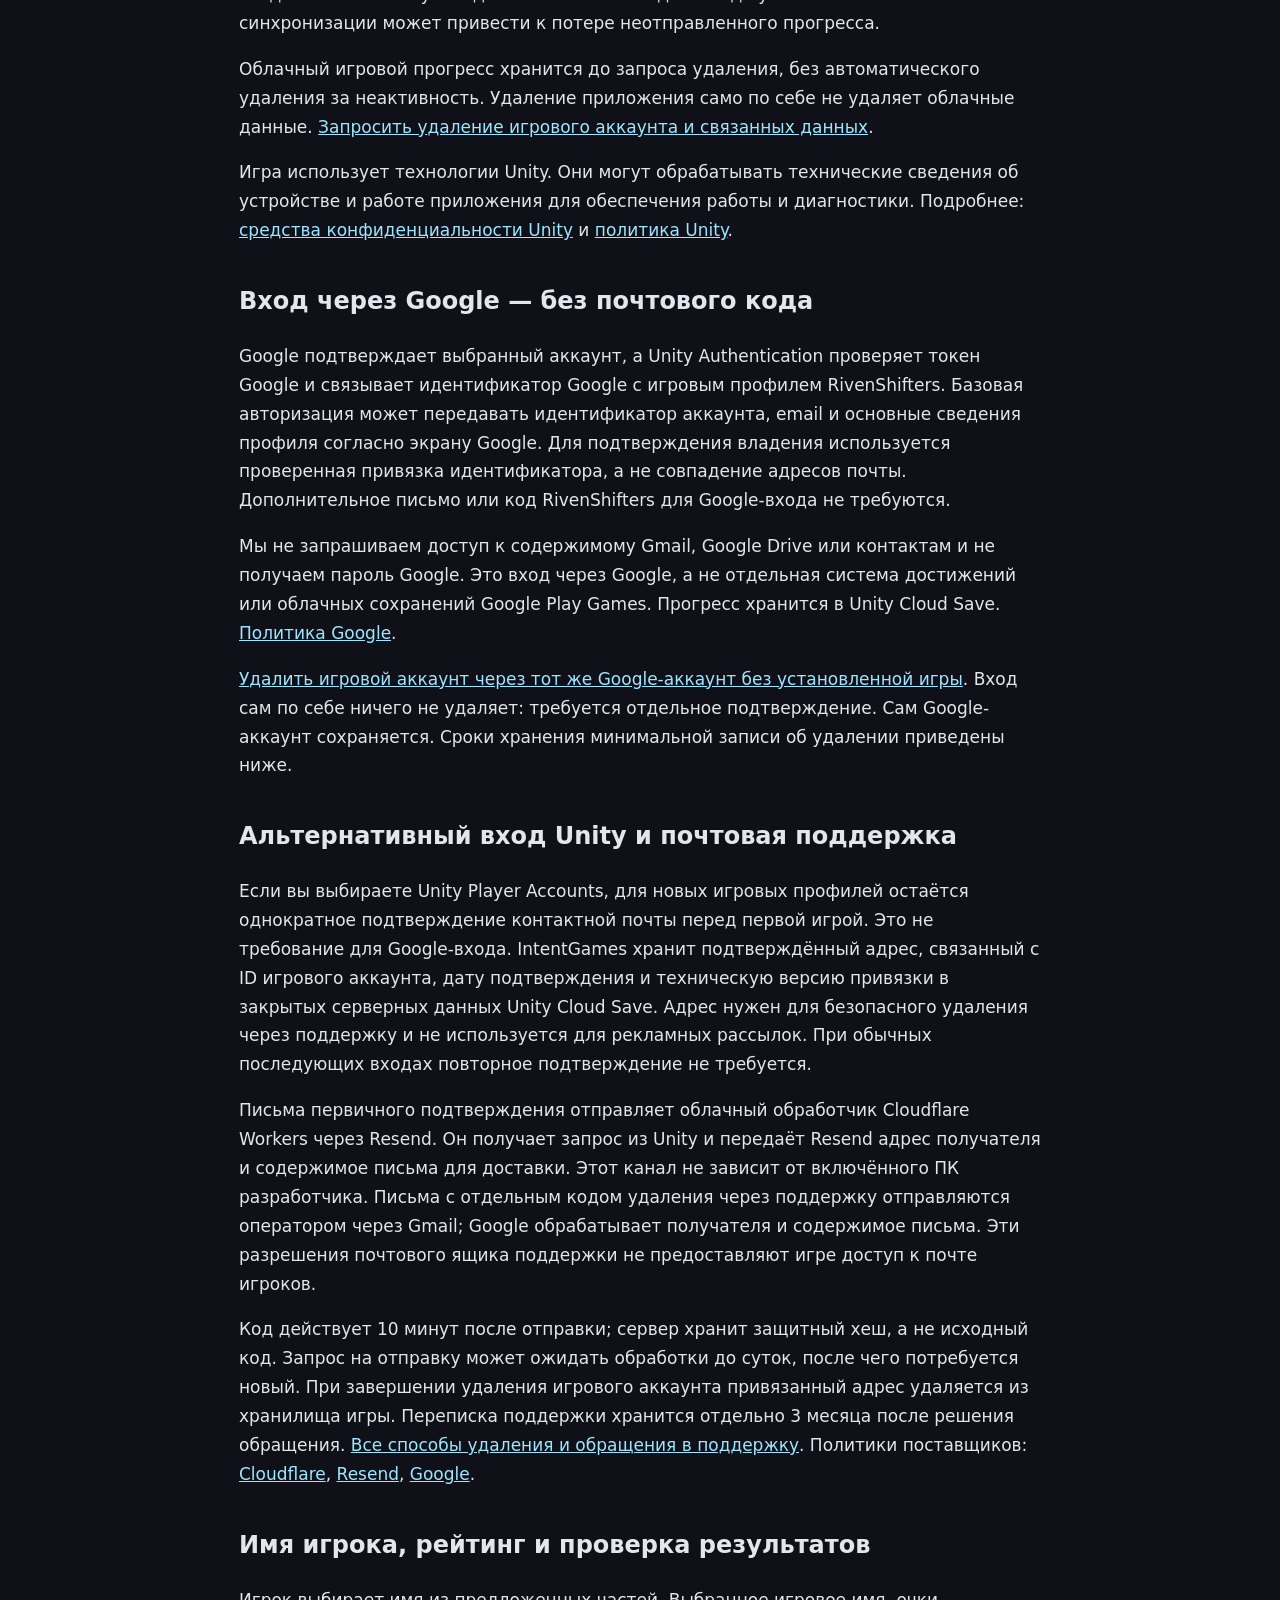
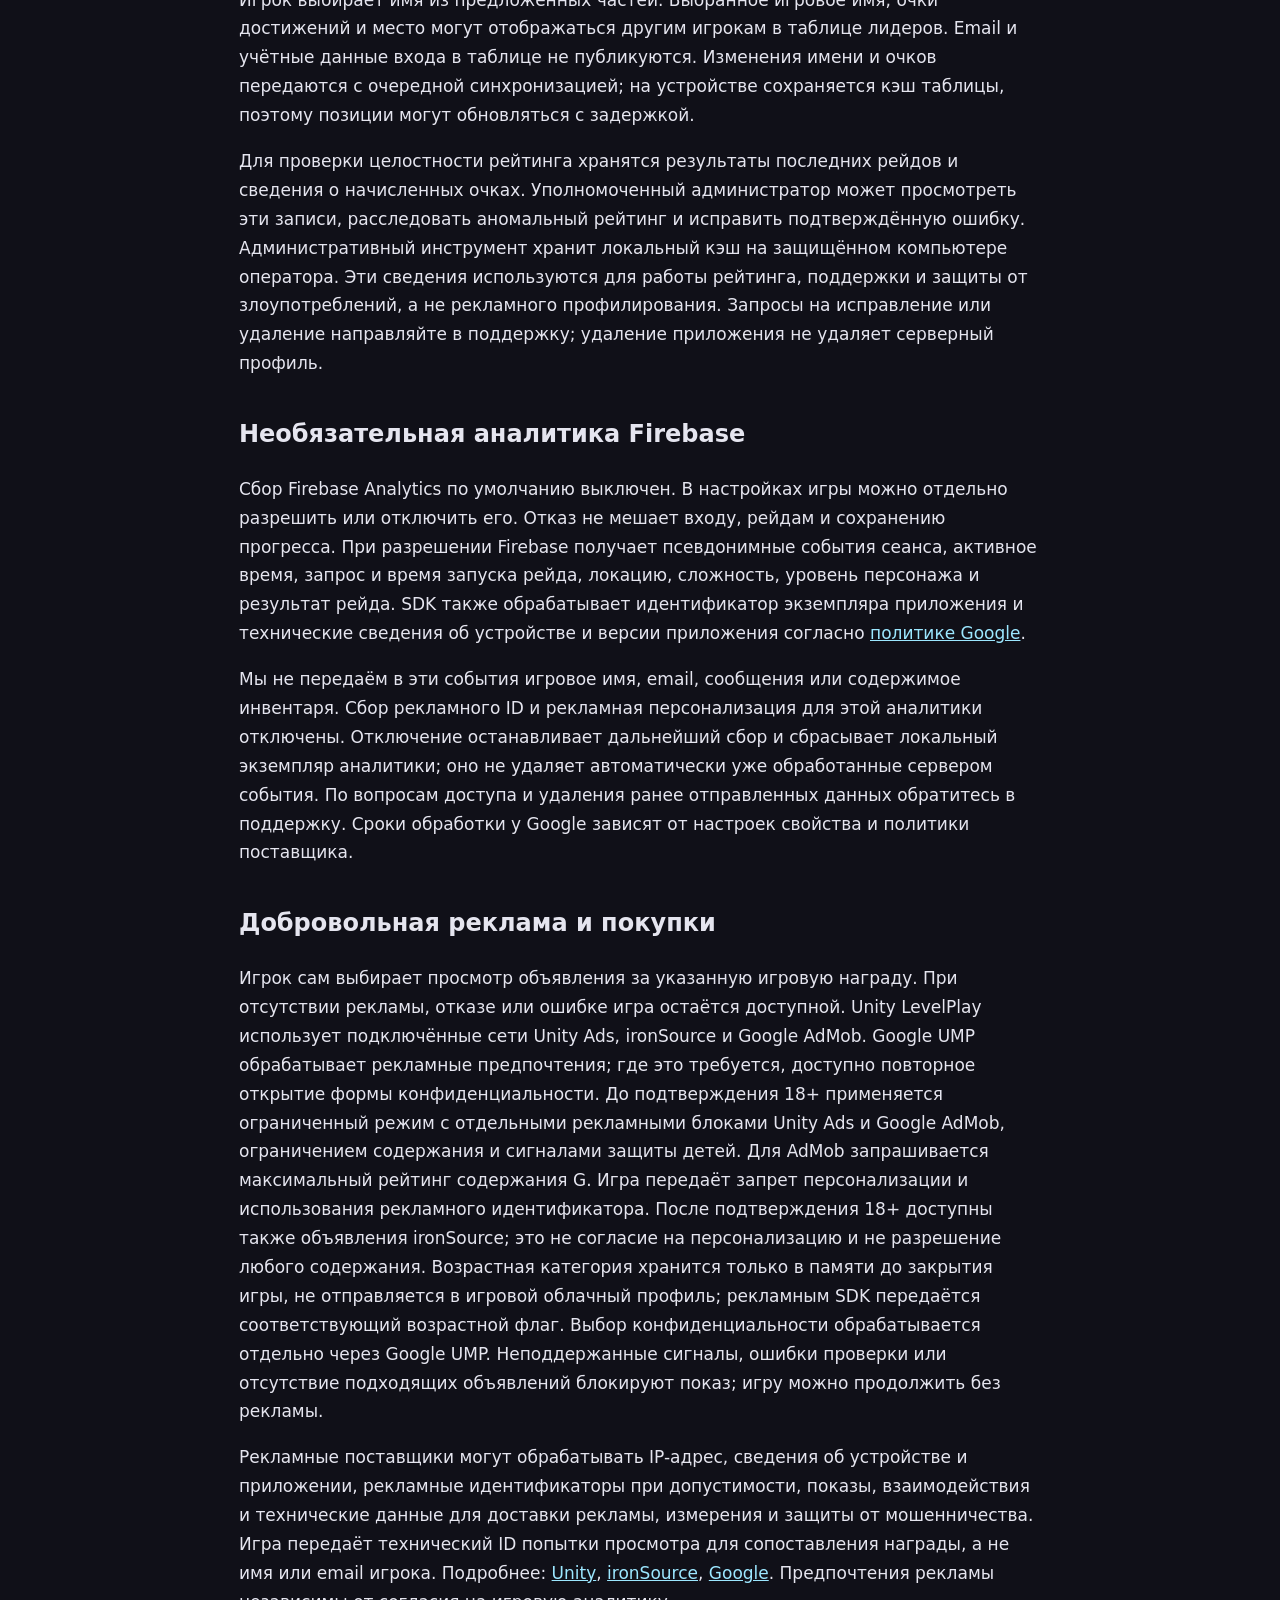
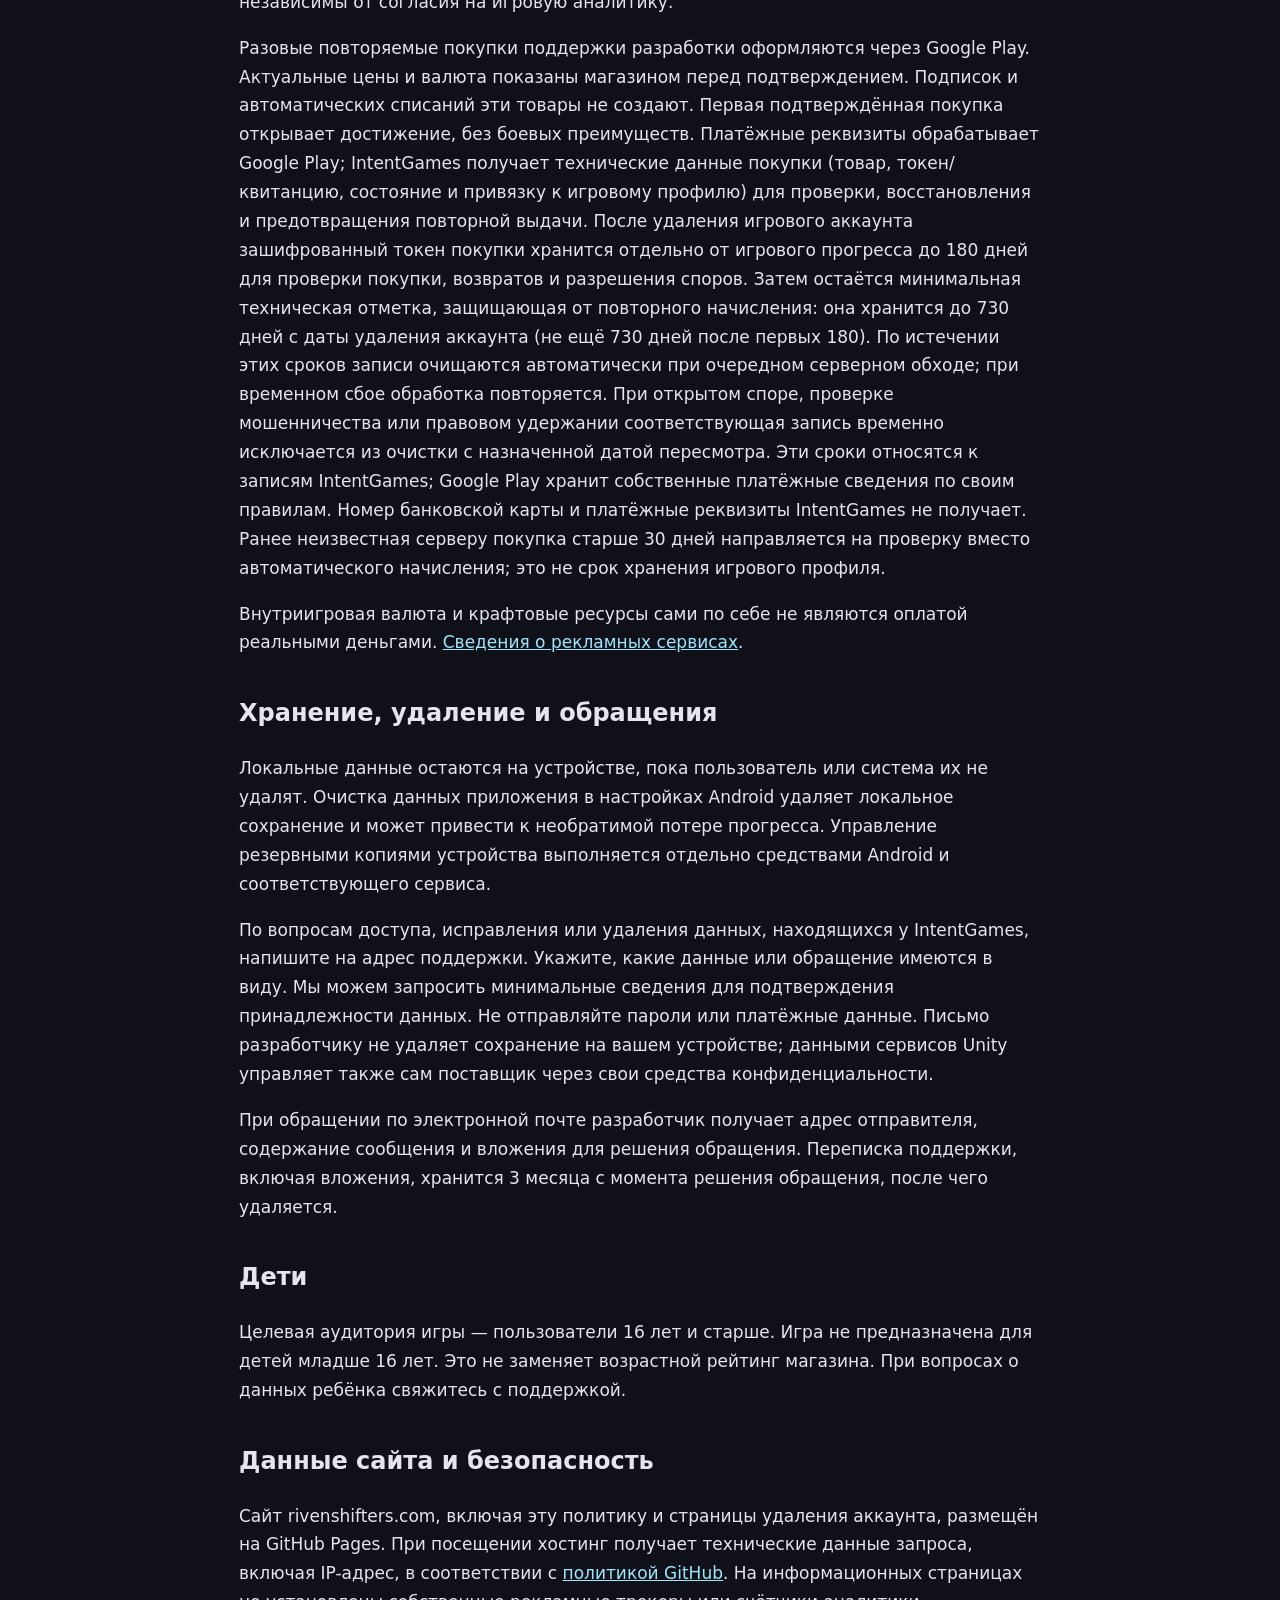
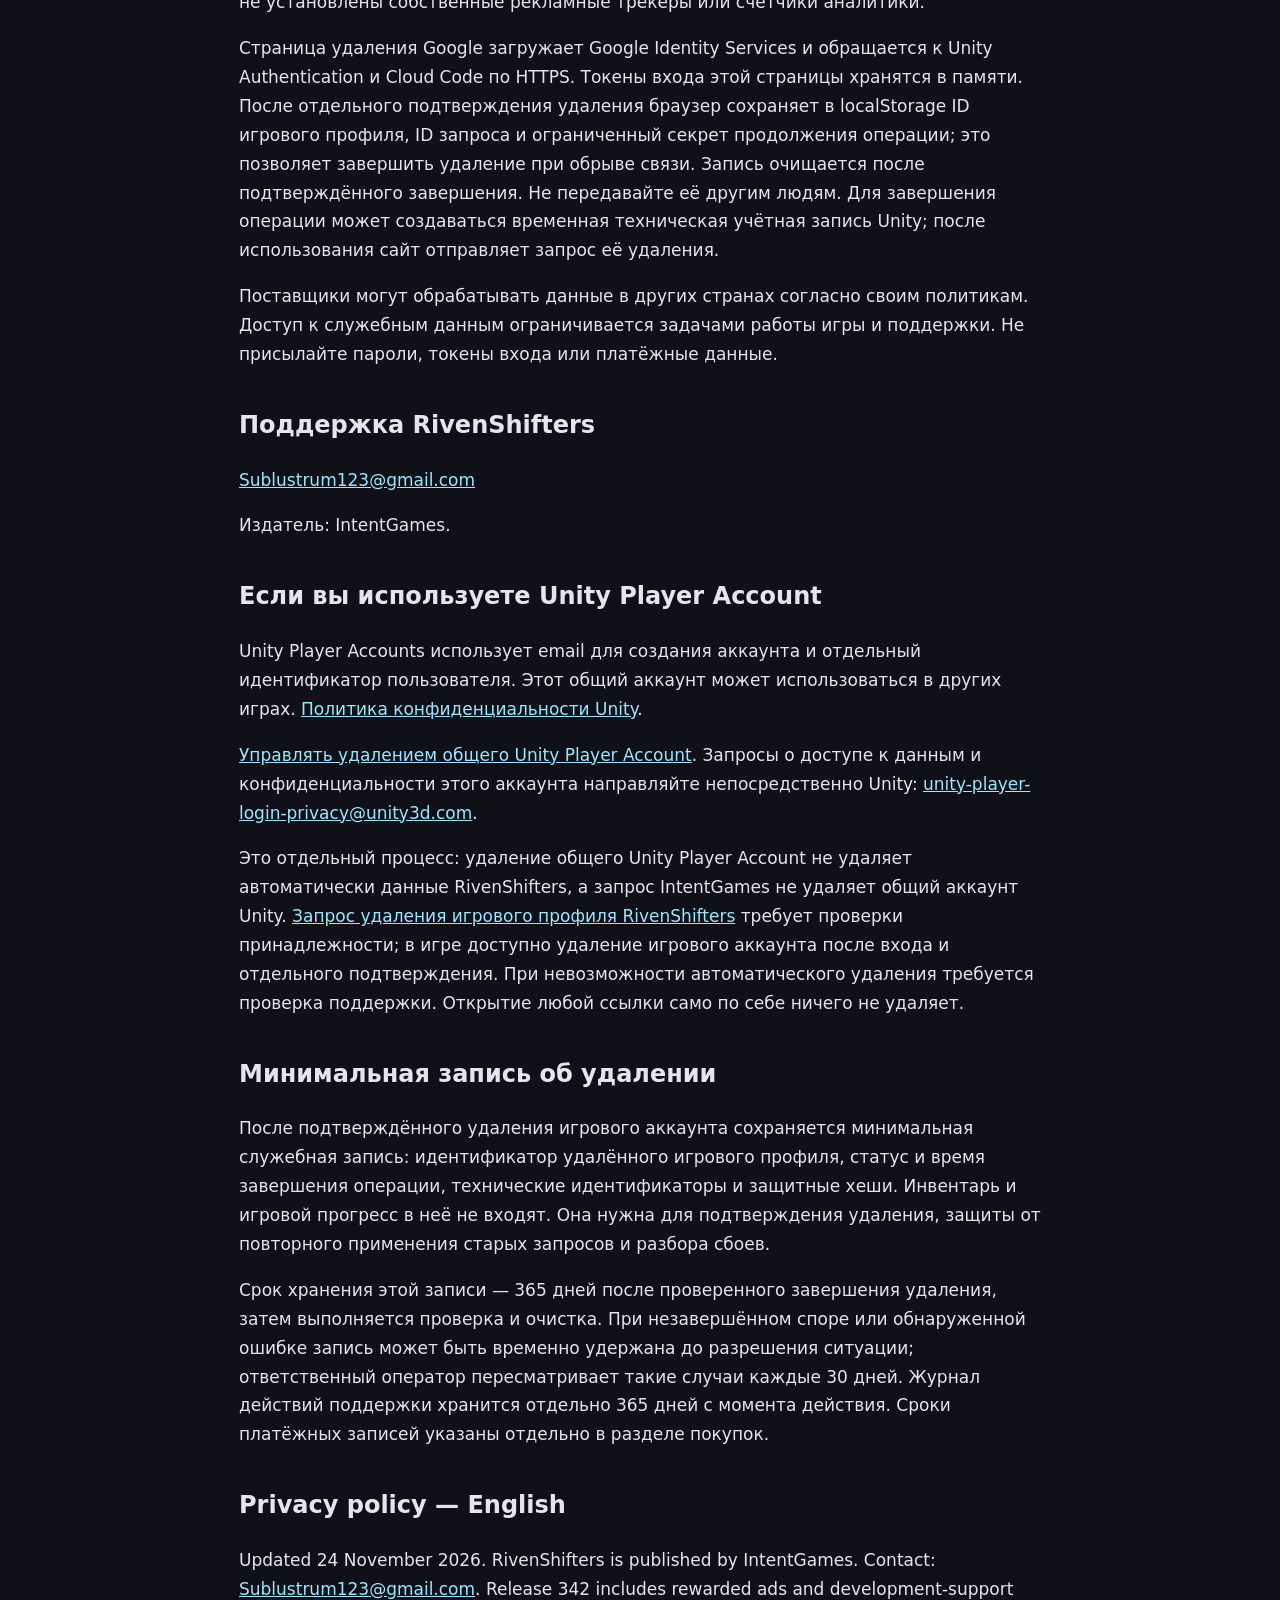
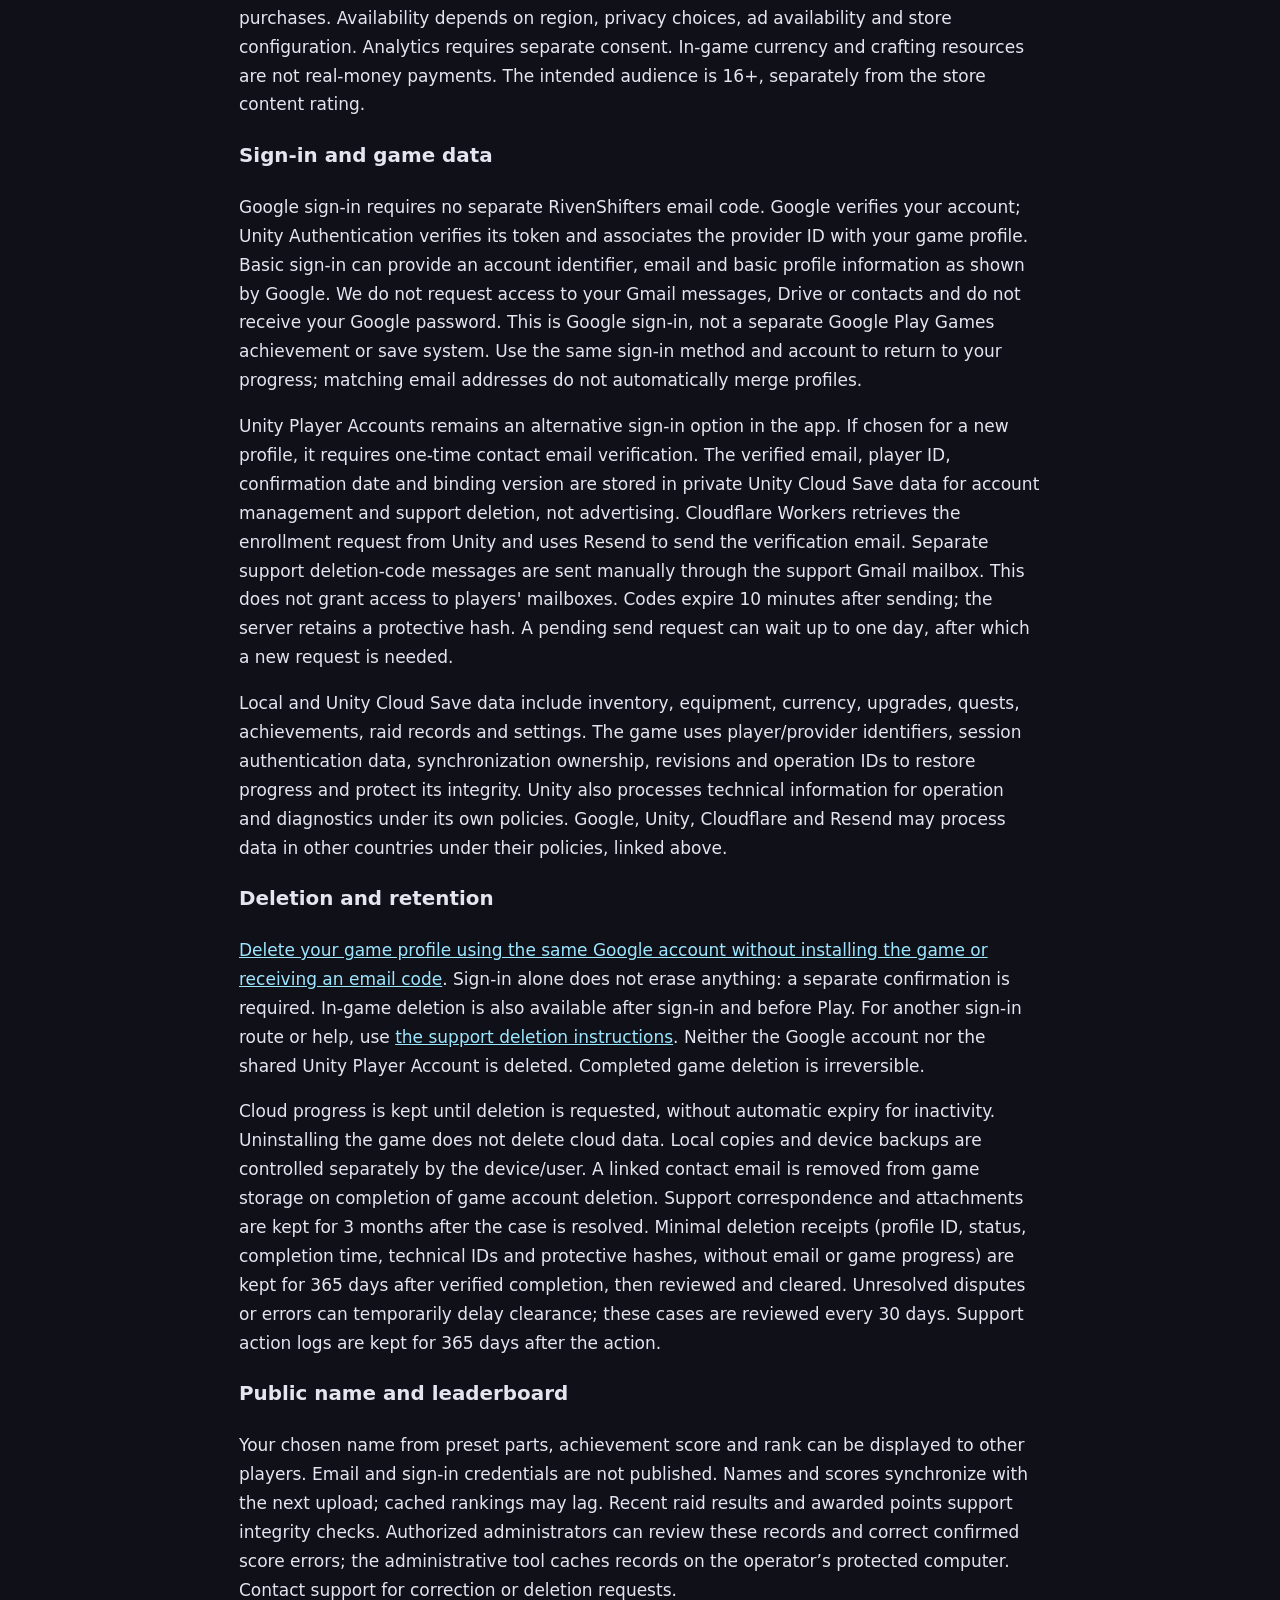
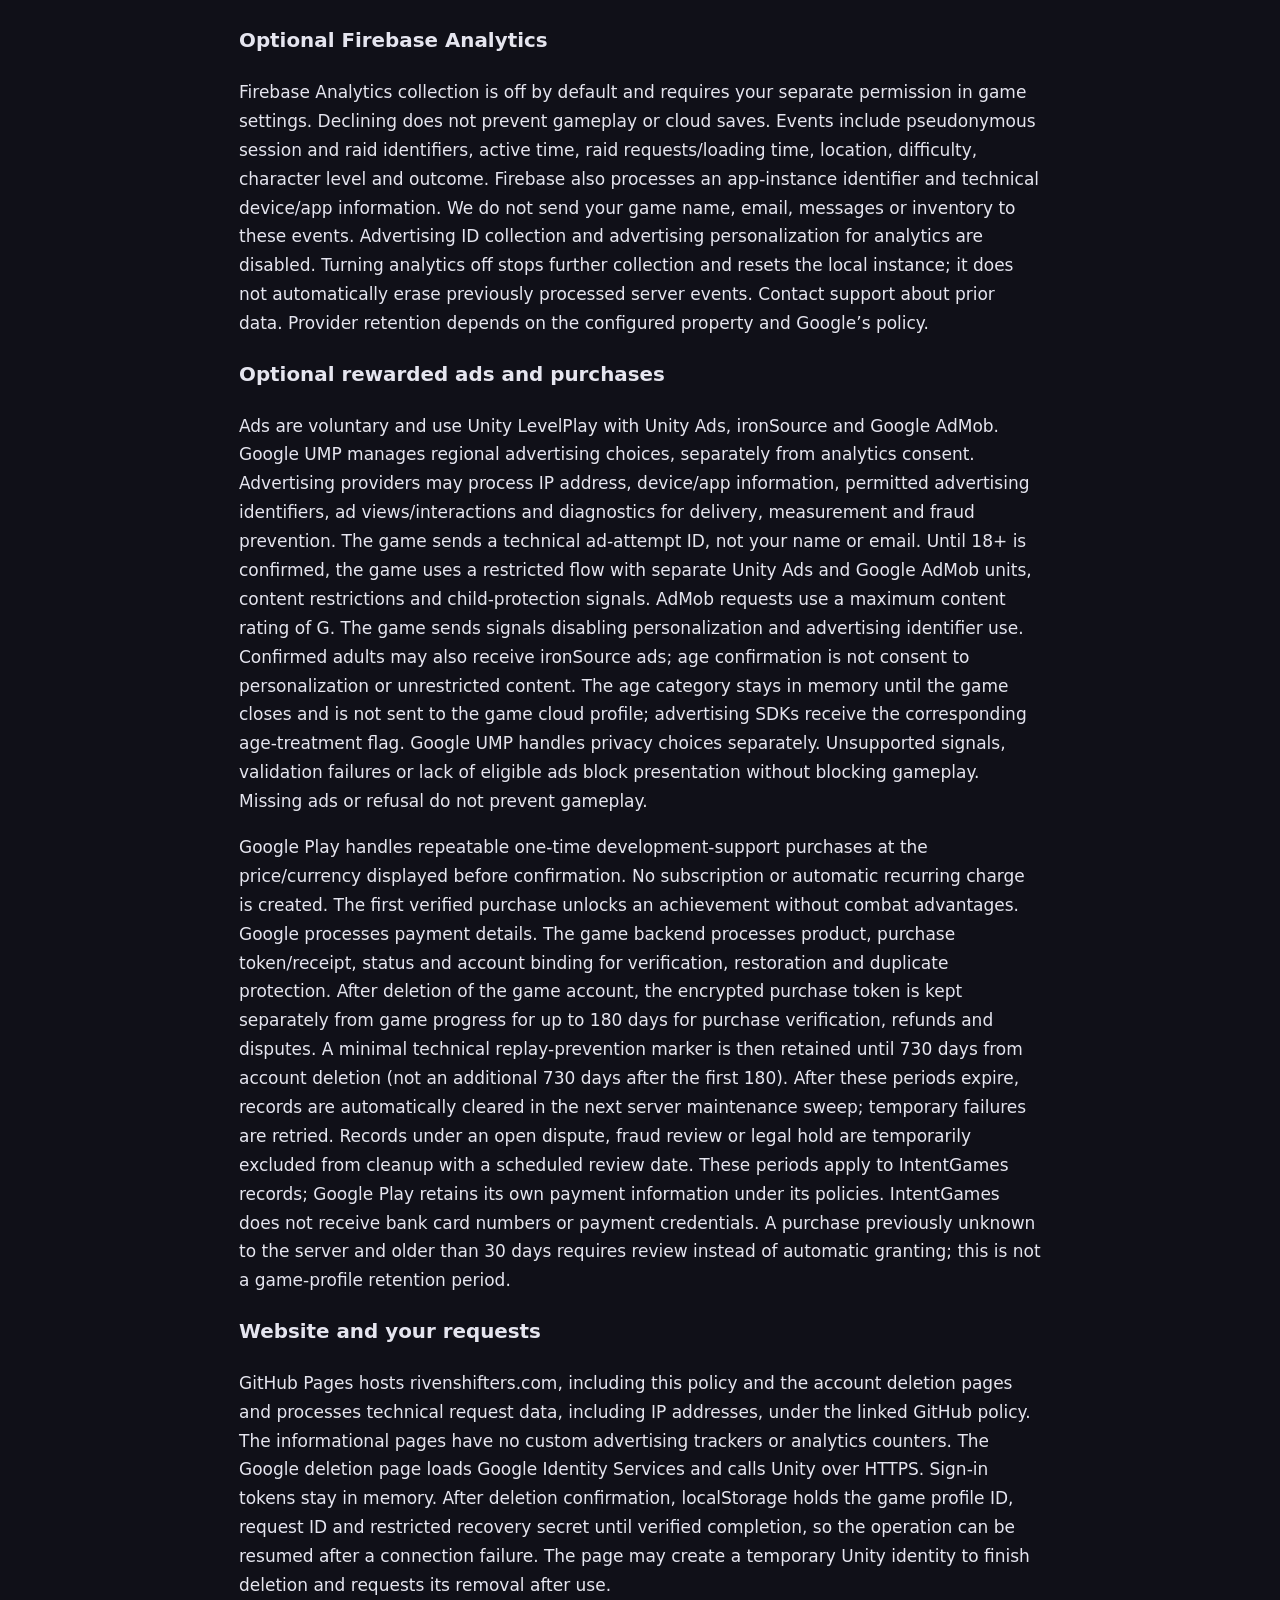
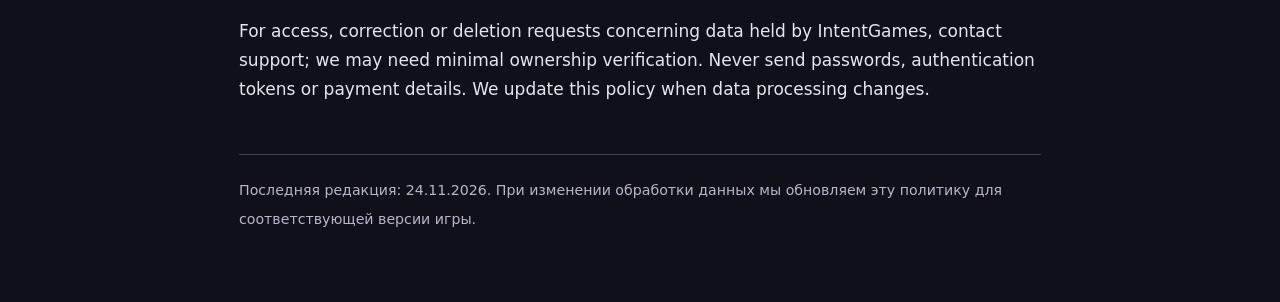
<file: privacy.html>
<!doctype html>
<html lang="ru"><head><meta charset="utf-8"><meta name="viewport" content="width=device-width,initial-scale=1"><meta name="robots" content="noindex"><title>RivenShifters — конфиденциальность и поддержка</title>
<style>:root{color-scheme:dark}*{box-sizing:border-box}body{margin:0;background:#101018;color:#e5e5ef;font:17px/1.7 system-ui,sans-serif}main{max-width:850px;margin:auto;padding:45px 24px 70px}header{border-bottom:1px solid #44415c;padding-bottom:22px;margin-bottom:32px}h1{font-size:clamp(28px,6vw,44px);line-height:1.15}h2{font-size:24px;margin-top:36px}a{color:#9ce7ff}small{color:#b9b5ce}.notice{padding:15px;border:1px solid #ba924f;background:#292318;border-radius:8px}nav{display:flex;gap:20px;flex-wrap:wrap}section{scroll-margin-top:20px}footer{margin-top:50px;border-top:1px solid #44415c;padding-top:20px}</style></head>
<body><main><p><a href="index.html">← RivenShifters · Главная / Home</a></p><aside style="padding:18px;border:1px solid #786794;margin:20px 0"><strong>Об этом сайте / About this website</strong><p>Этот сайт размещён на GitHub Pages: сервис хостинга обрабатывает технические данные запросов. Собственные счётчики аналитики и рекламные трекеры здесь не подключены. Удаление через Google выполняется на странице rivenshifters.com. Кнопка поддержки открывает PayPal; платёжные данные обрабатывает PayPal, сайт игры их не запрашивает и не хранит. Поддержка добровольная, без автоматического начисления игровых наград.</p><p lang="en">This website is hosted on GitHub Pages, which processes technical request data. No custom analytics or advertising trackers are installed. Google account deletion remains on rivenshifters.com. The support button opens PayPal; PayPal processes payment information, which this game website does not request or store. Support is voluntary and does not automatically grant in-game rewards.</p><p><a href="https://docs.github.com/en/site-policy/privacy-policies/github-general-privacy-statement">GitHub privacy</a> · <a href="https://www.paypal.com/legalhub/privacy-full">PayPal privacy</a></p></aside><header><small>RIVENSHIFTERS · INTENTGAMES</small><h1>Конфиденциальность<br>и поддержка</h1><nav><a href="#google-sign-in">Вход Google</a><a href="delete-account.html">Удалить аккаунт</a><a href="#privacy">Данные игры</a><a href="#english" lang="en">English</a><a href="#ads">Реклама</a><a href="#contact">Связаться</a></nav></header>
<p class="notice">Редакция от 24 ноября 2026 года. Политика описывает действующие аккаунты, сохранения и рейтинг, а также необязательные сервисы. В выпуске 342 подключены реклама за награду и покупки поддержки; доступность зависит от региона, согласий, наличия объявлений и настроек магазина. Аналитика требует отдельного согласия, реклама — отдельного добровольного действия, покупки — подтверждения Google Play.</p>
<section id="privacy"><h2>Данные игры</h2><p>RivenShifters сохраняет на устройстве игровой прогресс: предметы и их улучшения, валюту, экипировку, результаты рейдов, задания, достижения и настройки. Данные нужны для продолжения игры и защиты целостности сохранений.</p><p>В текущей версии можно войти через Google или Unity Player Accounts. В обоих случаях Unity Authentication создаёт или находит игровой аккаунт: используются постоянный ID игрока, идентификатор выбранного поставщика входа и сведения о привязке. Google и Unity обрабатывают данные авторизации; их пароли не передаются разработчику игры. Используйте тот же способ входа и тот же аккаунт для возврата к своему прогрессу; совпадение email само по себе не объединяет разные игровые профили. Cloud Save хранит снимок игрового прогресса и служебные данные синхронизации: владельца, привязку профиля, версию записи и ID операции. На устройстве хранится локальная копия прогресса и данные сеанса авторизации, необходимые для повторного входа. Это позволяет восстановить облачный прогресс при повторном входе в тот же аккаунт. Удаление локальных данных до успешной облачной синхронизации может привести к потере неотправленного прогресса.</p><p>Облачный игровой прогресс хранится до запроса удаления, без автоматического удаления за неактивность. Удаление приложения само по себе не удаляет облачные данные. <a href="delete-account.html">Запросить удаление игрового аккаунта и связанных данных</a>.</p><p>Игра использует технологии Unity. Они могут обрабатывать технические сведения об устройстве и работе приложения для обеспечения работы и диагностики. Подробнее: <a href="https://unity.com/legal/game-player-and-app-user-privacy-faq">средства конфиденциальности Unity</a> и <a href="https://unity.com/legal/privacy-policy">политика Unity</a>.</p></section>
<section id="google-sign-in"><h2>Вход через Google — без почтового кода</h2><p>Google подтверждает выбранный аккаунт, а Unity Authentication проверяет токен Google и связывает идентификатор Google с игровым профилем RivenShifters. Базовая авторизация может передавать идентификатор аккаунта, email и основные сведения профиля согласно экрану Google. Для подтверждения владения используется проверенная привязка идентификатора, а не совпадение адресов почты. Дополнительное письмо или код RivenShifters для Google-входа не требуются.</p><p>Мы не запрашиваем доступ к содержимому Gmail, Google Drive или контактам и не получаем пароль Google. Это вход через Google, а не отдельная система достижений или облачных сохранений Google Play Games. Прогресс хранится в Unity Cloud Save. <a href="https://policies.google.com/privacy">Политика Google</a>.</p><p><a href="https://rivenshifters.com/google-delete.html">Удалить игровой аккаунт через тот же Google-аккаунт без установленной игры</a>. Вход сам по себе ничего не удаляет: требуется отдельное подтверждение. Сам Google-аккаунт сохраняется. Сроки хранения минимальной записи об удалении приведены ниже.</p></section><section id="recovery-email"><h2>Альтернативный вход Unity и почтовая поддержка</h2><p>Если вы выбираете Unity Player Accounts, для новых игровых профилей остаётся однократное подтверждение контактной почты перед первой игрой. Это не требование для Google-входа. IntentGames хранит подтверждённый адрес, связанный с ID игрового аккаунта, дату подтверждения и техническую версию привязки в закрытых серверных данных Unity Cloud Save. Адрес нужен для безопасного удаления через поддержку и не используется для рекламных рассылок. При обычных последующих входах повторное подтверждение не требуется.</p><p>Письма первичного подтверждения отправляет облачный обработчик Cloudflare Workers через Resend. Он получает запрос из Unity и передаёт Resend адрес получателя и содержимое письма для доставки. Этот канал не зависит от включённого ПК разработчика. Письма с отдельным кодом удаления через поддержку отправляются оператором через Gmail; Google обрабатывает получателя и содержимое письма. Эти разрешения почтового ящика поддержки не предоставляют игре доступ к почте игроков.</p><p>Код действует 10 минут после отправки; сервер хранит защитный хеш, а не исходный код. Запрос на отправку может ожидать обработки до суток, после чего потребуется новый. При завершении удаления игрового аккаунта привязанный адрес удаляется из хранилища игры. Переписка поддержки хранится отдельно 3 месяца после решения обращения. <a href="delete-account.html">Все способы удаления и обращения в поддержку</a>. Политики поставщиков: <a href="https://www.cloudflare.com/privacypolicy/">Cloudflare</a>, <a href="https://resend.com/legal/privacy-policy">Resend</a>, <a href="https://policies.google.com/privacy">Google</a>.</p></section>
<section id="leaderboard"><h2>Имя игрока, рейтинг и проверка результатов</h2><p>Игрок выбирает имя из предложенных частей. Выбранное игровое имя, очки достижений и место могут отображаться другим игрокам в таблице лидеров. Email и учётные данные входа в таблице не публикуются. Изменения имени и очков передаются с очередной синхронизацией; на устройстве сохраняется кэш таблицы, поэтому позиции могут обновляться с задержкой.</p><p>Для проверки целостности рейтинга хранятся результаты последних рейдов и сведения о начисленных очках. Уполномоченный администратор может просмотреть эти записи, расследовать аномальный рейтинг и исправить подтверждённую ошибку. Административный инструмент хранит локальный кэш на защищённом компьютере оператора. Эти сведения используются для работы рейтинга, поддержки и защиты от злоупотреблений, а не рекламного профилирования. Запросы на исправление или удаление направляйте в поддержку; удаление приложения не удаляет серверный профиль.</p></section>
<section id="analytics"><h2>Необязательная аналитика Firebase</h2><p>Сбор Firebase Analytics по умолчанию выключен. В настройках игры можно отдельно разрешить или отключить его. Отказ не мешает входу, рейдам и сохранению прогресса. При разрешении Firebase получает псевдонимные события сеанса, активное время, запрос и время запуска рейда, локацию, сложность, уровень персонажа и результат рейда. SDK также обрабатывает идентификатор экземпляра приложения и технические сведения об устройстве и версии приложения согласно <a href="https://policies.google.com/privacy">политике Google</a>.</p><p>Мы не передаём в эти события игровое имя, email, сообщения или содержимое инвентаря. Сбор рекламного ID и рекламная персонализация для этой аналитики отключены. Отключение останавливает дальнейший сбор и сбрасывает локальный экземпляр аналитики; оно не удаляет автоматически уже обработанные сервером события. По вопросам доступа и удаления ранее отправленных данных обратитесь в поддержку. Сроки обработки у Google зависят от настроек свойства и политики поставщика.</p></section><section id="ads"><h2>Добровольная реклама и покупки</h2><p>Игрок сам выбирает просмотр объявления за указанную игровую награду. При отсутствии рекламы, отказе или ошибке игра остаётся доступной. Unity LevelPlay использует подключённые сети Unity Ads, ironSource и Google AdMob. Google UMP обрабатывает рекламные предпочтения; где это требуется, доступно повторное открытие формы конфиденциальности. До подтверждения 18+ применяется ограниченный режим с отдельными рекламными блоками Unity Ads и Google AdMob, ограничением содержания и сигналами защиты детей. Для AdMob запрашивается максимальный рейтинг содержания G. Игра передаёт запрет персонализации и использования рекламного идентификатора. После подтверждения 18+ доступны также объявления ironSource; это не согласие на персонализацию и не разрешение любого содержания. Возрастная категория хранится только в памяти до закрытия игры, не отправляется в игровой облачный профиль; рекламным SDK передаётся соответствующий возрастной флаг. Выбор конфиденциальности обрабатывается отдельно через Google UMP. Неподдержанные сигналы, ошибки проверки или отсутствие подходящих объявлений блокируют показ; игру можно продолжить без рекламы.</p><p>Рекламные поставщики могут обрабатывать IP-адрес, сведения об устройстве и приложении, рекламные идентификаторы при допустимости, показы, взаимодействия и технические данные для доставки рекламы, измерения и защиты от мошенничества. Игра передаёт технический ID попытки просмотра для сопоставления награды, а не имя или email игрока. Подробнее: <a href="https://unity.com/legal/privacy-policy">Unity</a>, <a href="https://developers.is.com/ironsource-mobile/air/ironsource-mobile-privacy-policy/">ironSource</a>, <a href="https://policies.google.com/privacy">Google</a>. Предпочтения рекламы независимы от согласия на игровую аналитику.</p><p>Разовые повторяемые покупки поддержки разработки оформляются через Google Play. Актуальные цены и валюта показаны магазином перед подтверждением. Подписок и автоматических списаний эти товары не создают. Первая подтверждённая покупка открывает достижение, без боевых преимуществ. Платёжные реквизиты обрабатывает Google Play; IntentGames получает технические данные покупки (товар, токен/квитанцию, состояние и привязку к игровому профилю) для проверки, восстановления и предотвращения повторной выдачи. После удаления игрового аккаунта зашифрованный токен покупки хранится отдельно от игрового прогресса до 180 дней для проверки покупки, возвратов и разрешения споров. Затем остаётся минимальная техническая отметка, защищающая от повторного начисления: она хранится до 730 дней с даты удаления аккаунта (не ещё 730 дней после первых 180). По истечении этих сроков записи очищаются автоматически при очередном серверном обходе; при временном сбое обработка повторяется. При открытом споре, проверке мошенничества или правовом удержании соответствующая запись временно исключается из очистки с назначенной датой пересмотра. Эти сроки относятся к записям IntentGames; Google Play хранит собственные платёжные сведения по своим правилам. Номер банковской карты и платёжные реквизиты IntentGames не получает. Ранее неизвестная серверу покупка старше 30 дней направляется на проверку вместо автоматического начисления; это не срок хранения игрового профиля.</p><p>Внутриигровая валюта и крафтовые ресурсы сами по себе не являются оплатой реальными деньгами. <a href="rewarded-privacy.html">Сведения о рекламных сервисах</a>.</p></section>
<section><h2>Хранение, удаление и обращения</h2><p>Локальные данные остаются на устройстве, пока пользователь или система их не удалят. Очистка данных приложения в настройках Android удаляет локальное сохранение и может привести к необратимой потере прогресса. Управление резервными копиями устройства выполняется отдельно средствами Android и соответствующего сервиса.</p><p>По вопросам доступа, исправления или удаления данных, находящихся у IntentGames, напишите на адрес поддержки. Укажите, какие данные или обращение имеются в виду. Мы можем запросить минимальные сведения для подтверждения принадлежности данных. Не отправляйте пароли или платёжные данные. Письмо разработчику не удаляет сохранение на вашем устройстве; данными сервисов Unity управляет также сам поставщик через свои средства конфиденциальности.</p><p>При обращении по электронной почте разработчик получает адрес отправителя, содержание сообщения и вложения для решения обращения. Переписка поддержки, включая вложения, хранится 3 месяца с момента решения обращения, после чего удаляется.</p></section>
<section><h2>Дети</h2><p>Целевая аудитория игры — пользователи 16 лет и старше. Игра не предназначена для детей младше 16 лет. Это не заменяет возрастной рейтинг магазина. При вопросах о данных ребёнка свяжитесь с поддержкой.</p></section>
<section id="website"><h2>Данные сайта и безопасность</h2><p>Сайт rivenshifters.com, включая эту политику и страницы удаления аккаунта, размещён на GitHub Pages. При посещении хостинг получает технические данные запроса, включая IP-адрес, в соответствии с <a href="https://docs.github.com/en/site-policy/privacy-policies/github-general-privacy-statement">политикой GitHub</a>. На информационных страницах не установлены собственные рекламные трекеры или счётчики аналитики.</p><p>Страница удаления Google загружает Google Identity Services и обращается к Unity Authentication и Cloud Code по HTTPS. Токены входа этой страницы хранятся в памяти. После отдельного подтверждения удаления браузер сохраняет в localStorage ID игрового профиля, ID запроса и ограниченный секрет продолжения операции; это позволяет завершить удаление при обрыве связи. Запись очищается после подтверждённого завершения. Не передавайте её другим людям. Для завершения операции может создаваться временная техническая учётная запись Unity; после использования сайт отправляет запрос её удаления.</p><p>Поставщики могут обрабатывать данные в других странах согласно своим политикам. Доступ к служебным данным ограничивается задачами работы игры и поддержки. Не присылайте пароли, токены входа или платёжные данные.</p></section><section id="contact"><h2>Поддержка RivenShifters</h2><p><a href="mailto:Sublustrum123@gmail.com">Sublustrum123@gmail.com</a></p><p>Издатель: IntentGames.</p></section>
<section id="unity-account"><h2>Если вы используете Unity Player Account</h2><p>Unity Player Accounts использует email для создания аккаунта и отдельный идентификатор пользователя. Этот общий аккаунт может использоваться в других играх. <a href="https://unity.com/legal/privacy-policy">Политика конфиденциальности Unity</a>.</p><p><a href="https://player-account.unity.com/delete-account">Управлять удалением общего Unity Player Account</a>. Запросы о доступе к данным и конфиденциальности этого аккаунта направляйте непосредственно Unity: <a href="mailto:unity-player-login-privacy@unity3d.com">unity-player-login-privacy@unity3d.com</a>.</p><p>Это отдельный процесс: удаление общего Unity Player Account не удаляет автоматически данные RivenShifters, а запрос IntentGames не удаляет общий аккаунт Unity. <a href="delete-account.html">Запрос удаления игрового профиля RivenShifters</a> требует проверки принадлежности; в игре доступно удаление игрового аккаунта после входа и отдельного подтверждения. При невозможности автоматического удаления требуется проверка поддержки. Открытие любой ссылки само по себе ничего не удаляет.</p></section>
<section id="deletion-retention"><h2>Минимальная запись об удалении</h2><p>После подтверждённого удаления игрового аккаунта сохраняется минимальная служебная запись: идентификатор удалённого игрового профиля, статус и время завершения операции, технические идентификаторы и защитные хеши. Инвентарь и игровой прогресс в неё не входят. Она нужна для подтверждения удаления, защиты от повторного применения старых запросов и разбора сбоев.</p><p>Срок хранения этой записи — 365 дней после проверенного завершения удаления, затем выполняется проверка и очистка. При незавершённом споре или обнаруженной ошибке запись может быть временно удержана до разрешения ситуации; ответственный оператор пересматривает такие случаи каждые 30 дней. Журнал действий поддержки хранится отдельно 365 дней с момента действия. Сроки платёжных записей указаны отдельно в разделе покупок.</p></section><section id="english" lang="en"><h2>Privacy policy — English</h2><p>Updated 24 November 2026. RivenShifters is published by IntentGames. Contact: <a href="mailto:Sublustrum123@gmail.com">Sublustrum123@gmail.com</a>. Release 342 includes rewarded ads and development-support purchases. Availability depends on region, privacy choices, ad availability and store configuration. Analytics requires separate consent. In-game currency and crafting resources are not real-money payments. The intended audience is 16+, separately from the store content rating.</p><h3>Sign-in and game data</h3><p>Google sign-in requires no separate RivenShifters email code. Google verifies your account; Unity Authentication verifies its token and associates the provider ID with your game profile. Basic sign-in can provide an account identifier, email and basic profile information as shown by Google. We do not request access to your Gmail messages, Drive or contacts and do not receive your Google password. This is Google sign-in, not a separate Google Play Games achievement or save system. Use the same sign-in method and account to return to your progress; matching email addresses do not automatically merge profiles.</p><p>Unity Player Accounts remains an alternative sign-in option in the app. If chosen for a new profile, it requires one-time contact email verification. The verified email, player ID, confirmation date and binding version are stored in private Unity Cloud Save data for account management and support deletion, not advertising. Cloudflare Workers retrieves the enrollment request from Unity and uses Resend to send the verification email. Separate support deletion-code messages are sent manually through the support Gmail mailbox. This does not grant access to players' mailboxes. Codes expire 10 minutes after sending; the server retains a protective hash. A pending send request can wait up to one day, after which a new request is needed.</p><p>Local and Unity Cloud Save data include inventory, equipment, currency, upgrades, quests, achievements, raid records and settings. The game uses player/provider identifiers, session authentication data, synchronization ownership, revisions and operation IDs to restore progress and protect its integrity. Unity also processes technical information for operation and diagnostics under its own policies. Google, Unity, Cloudflare and Resend may process data in other countries under their policies, linked above.</p><h3>Deletion and retention</h3><p><a href="https://rivenshifters.com/google-delete.html">Delete your game profile using the same Google account without installing the game or receiving an email code</a>. Sign-in alone does not erase anything: a separate confirmation is required. In-game deletion is also available after sign-in and before Play. For another sign-in route or help, use <a href="delete-account.html">the support deletion instructions</a>. Neither the Google account nor the shared Unity Player Account is deleted. Completed game deletion is irreversible.</p><p>Cloud progress is kept until deletion is requested, without automatic expiry for inactivity. Uninstalling the game does not delete cloud data. Local copies and device backups are controlled separately by the device/user. A linked contact email is removed from game storage on completion of game account deletion. Support correspondence and attachments are kept for 3 months after the case is resolved. Minimal deletion receipts (profile ID, status, completion time, technical IDs and protective hashes, without email or game progress) are kept for 365 days after verified completion, then reviewed and cleared. Unresolved disputes or errors can temporarily delay clearance; these cases are reviewed every 30 days. Support action logs are kept for 365 days after the action.</p><h3>Public name and leaderboard</h3><p>Your chosen name from preset parts, achievement score and rank can be displayed to other players. Email and sign-in credentials are not published. Names and scores synchronize with the next upload; cached rankings may lag. Recent raid results and awarded points support integrity checks. Authorized administrators can review these records and correct confirmed score errors; the administrative tool caches records on the operator’s protected computer. Contact support for correction or deletion requests.</p><h3>Optional Firebase Analytics</h3><p>Firebase Analytics collection is off by default and requires your separate permission in game settings. Declining does not prevent gameplay or cloud saves. Events include pseudonymous session and raid identifiers, active time, raid requests/loading time, location, difficulty, character level and outcome. Firebase also processes an app-instance identifier and technical device/app information. We do not send your game name, email, messages or inventory to these events. Advertising ID collection and advertising personalization for analytics are disabled. Turning analytics off stops further collection and resets the local instance; it does not automatically erase previously processed server events. Contact support about prior data. Provider retention depends on the configured property and Google’s policy.</p><h3>Optional rewarded ads and purchases</h3><p>Ads are voluntary and use Unity LevelPlay with Unity Ads, ironSource and Google AdMob. Google UMP manages regional advertising choices, separately from analytics consent. Advertising providers may process IP address, device/app information, permitted advertising identifiers, ad views/interactions and diagnostics for delivery, measurement and fraud prevention. The game sends a technical ad-attempt ID, not your name or email. Until 18+ is confirmed, the game uses a restricted flow with separate Unity Ads and Google AdMob units, content restrictions and child-protection signals. AdMob requests use a maximum content rating of G. The game sends signals disabling personalization and advertising identifier use. Confirmed adults may also receive ironSource ads; age confirmation is not consent to personalization or unrestricted content. The age category stays in memory until the game closes and is not sent to the game cloud profile; advertising SDKs receive the corresponding age-treatment flag. Google UMP handles privacy choices separately. Unsupported signals, validation failures or lack of eligible ads block presentation without blocking gameplay. Missing ads or refusal do not prevent gameplay.</p><p>Google Play handles repeatable one-time development-support purchases at the price/currency displayed before confirmation. No subscription or automatic recurring charge is created. The first verified purchase unlocks an achievement without combat advantages. Google processes payment details. The game backend processes product, purchase token/receipt, status and account binding for verification, restoration and duplicate protection. After deletion of the game account, the encrypted purchase token is kept separately from game progress for up to 180 days for purchase verification, refunds and disputes. A minimal technical replay-prevention marker is then retained until 730 days from account deletion (not an additional 730 days after the first 180). After these periods expire, records are automatically cleared in the next server maintenance sweep; temporary failures are retried. Records under an open dispute, fraud review or legal hold are temporarily excluded from cleanup with a scheduled review date. These periods apply to IntentGames records; Google Play retains its own payment information under its policies. IntentGames does not receive bank card numbers or payment credentials. A purchase previously unknown to the server and older than 30 days requires review instead of automatic granting; this is not a game-profile retention period.</p><h3>Website and your requests</h3><p>GitHub Pages hosts rivenshifters.com, including this policy and the account deletion pages and processes technical request data, including IP addresses, under the linked GitHub policy. The informational pages have no custom advertising trackers or analytics counters. The Google deletion page loads Google Identity Services and calls Unity over HTTPS. Sign-in tokens stay in memory. After deletion confirmation, localStorage holds the game profile ID, request ID and restricted recovery secret until verified completion, so the operation can be resumed after a connection failure. The page may create a temporary Unity identity to finish deletion and requests its removal after use.</p><p>For access, correction or deletion requests concerning data held by IntentGames, contact support; we may need minimal ownership verification. Never send passwords, authentication tokens or payment details. We update this policy when data processing changes.</p></section><footer><small>Последняя редакция: 24.11.2026. При изменении обработки данных мы обновляем эту политику для соответствующей версии игры.</small></footer></main></body></html>
</file>
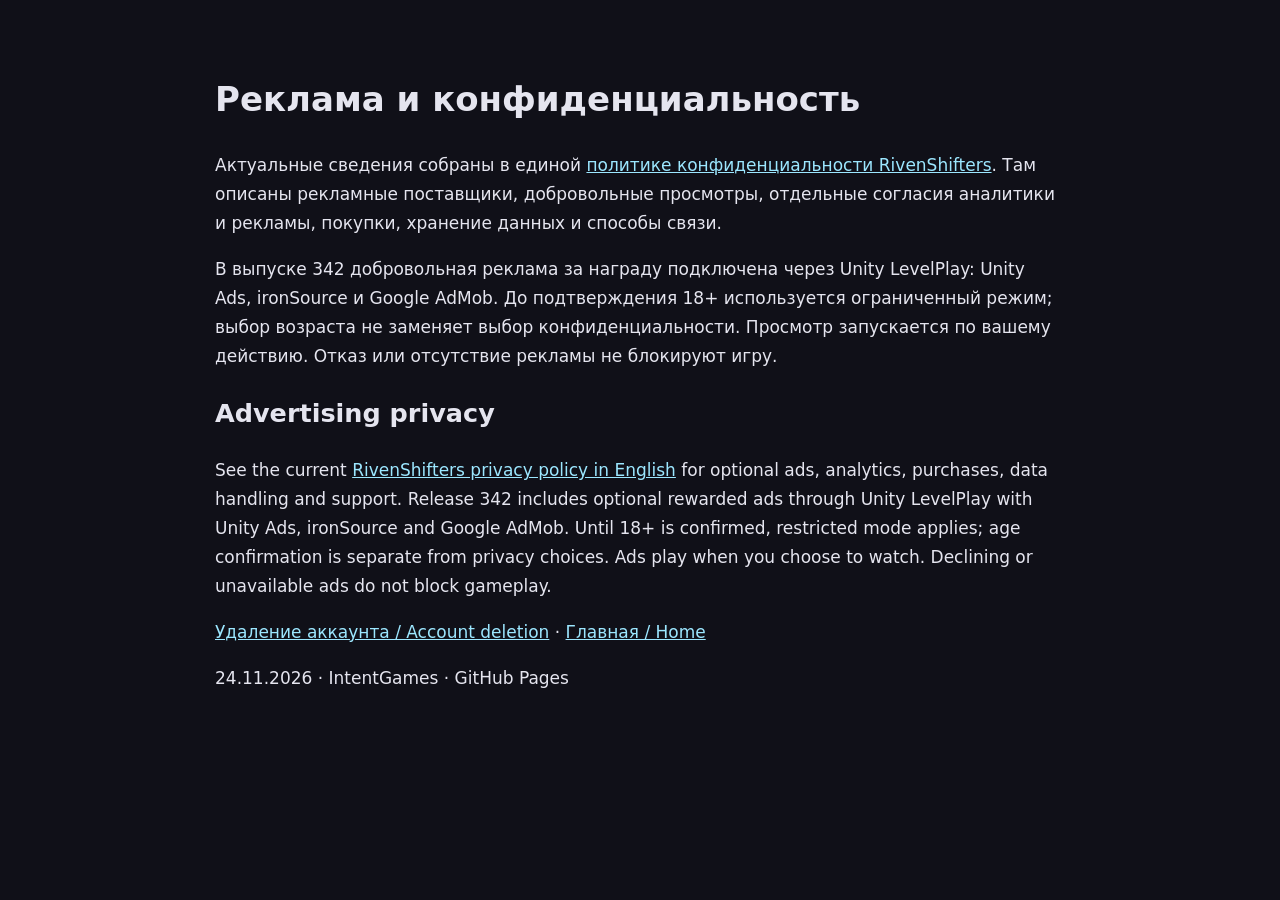
<file: rewarded-privacy.html>
<!doctype html><html lang="ru"><head><meta charset="utf-8"><meta name="viewport" content="width=device-width,initial-scale=1"><title>RivenShifters — рекламная конфиденциальность</title><style>body{background:#101018;color:#e5e5ef;font:17px/1.7 system-ui}main{max-width:850px;margin:auto;padding:40px 24px}a{color:#9ce7ff}</style></head><body><main><h1>Реклама и конфиденциальность</h1><p>Актуальные сведения собраны в единой <a href="https://rivenshifters.com/privacy.html#ads">политике конфиденциальности RivenShifters</a>. Там описаны рекламные поставщики, добровольные просмотры, отдельные согласия аналитики и рекламы, покупки, хранение данных и способы связи.</p><p>В выпуске 342 добровольная реклама за награду подключена через Unity LevelPlay: Unity Ads, ironSource и Google AdMob. До подтверждения 18+ используется ограниченный режим; выбор возраста не заменяет выбор конфиденциальности. Просмотр запускается по вашему действию. Отказ или отсутствие рекламы не блокируют игру.</p><h2 lang="en">Advertising privacy</h2><p lang="en">See the current <a href="https://rivenshifters.com/privacy.html#english">RivenShifters privacy policy in English</a> for optional ads, analytics, purchases, data handling and support. Release 342 includes optional rewarded ads through Unity LevelPlay with Unity Ads, ironSource and Google AdMob. Until 18+ is confirmed, restricted mode applies; age confirmation is separate from privacy choices. Ads play when you choose to watch. Declining or unavailable ads do not block gameplay.</p><p><a href="delete-account.html">Удаление аккаунта / Account deletion</a> · <a href="index.html">Главная / Home</a></p><footer>24.11.2026 · IntentGames · GitHub Pages</footer></main></body></html>
</file>
<file: style.css>
:root{color-scheme:dark;--bg:#090b12;--ink:#eceef5;--muted:#a5a9ba;--purple:#bb90ff;--cyan:#70e7ef;--line:#ffffff20}*{box-sizing:border-box}html{scroll-behavior:smooth;scroll-padding-top:95px}body{margin:0;background:var(--bg);color:var(--ink);font-family:Manrope,Arial,sans-serif;line-height:1.65}a{color:inherit;text-decoration:none}button{font:inherit;color:inherit;cursor:pointer}a,button,summary{-webkit-tap-highlight-color:transparent}a:focus-visible,button:focus-visible,summary:focus-visible{outline:2px solid var(--cyan);outline-offset:5px}header{height:88px;position:absolute;z-index:5;top:0;left:0;right:0;padding:0 5%;display:flex;align-items:center;gap:35px;border-bottom:1px solid var(--line);background:#080a1255}header .brand{margin-right:auto}.brand{font-size:24px;font-weight:800;letter-spacing:5px;line-height:1;display:inline-flex;flex-direction:column}.brand span{font-size:10px;letter-spacing:6px;margin-top:8px;color:var(--cyan)}nav{display:flex;gap:30px;font-size:11px;font-weight:700;letter-spacing:1.4px}nav a:hover,.text-link:hover,footer a:hover{color:var(--cyan)}#language{background:none;border:1px solid var(--line);padding:9px 13px;font-size:12px}.hero{min-height:820px;height:100svh;max-height:1100px;position:relative;display:flex;align-items:center;overflow:hidden}.hero-art{position:absolute;inset:0;background-image:linear-gradient(90deg,#090b12 4%,#090b12e8 25%,#090b1270 50%,#090b1200 75%),linear-gradient(0deg,#090b12,transparent 30%),url('assets/raider-v2.png');background-size:cover,cover,auto 118%;background-position:center,center,right 42%;background-repeat:no-repeat}.hero-content{position:relative;width:66%;padding:100px 0 100px 7%}.eyebrow{font-size:10px;letter-spacing:2.5px;font-weight:700;text-transform:uppercase;color:var(--cyan);display:flex;align-items:center;gap:10px}.eyebrow i{width:6px;height:6px;background:var(--cyan);border-radius:50%;box-shadow:0 0 14px var(--cyan)}h1{font-size:clamp(42px,5.2vw,80px);line-height:1.08;font-weight:800;letter-spacing:-3px;margin:35px 0}em{color:var(--purple);font-style:normal}.lead{font-size:18px;max-width:440px;color:#b7bbcb}.actions{display:flex;align-items:center;gap:28px;margin-top:40px}.button{display:inline-flex;align-items:center;justify-content:center;border:1px solid #8979a5;padding:17px 24px;font-size:11px;letter-spacing:1px;font-weight:800;transition:.2s}.button:hover{background:#a77be225;transform:translateY(-2px)}.primary{background:var(--purple);border-color:var(--purple);color:#171021}.primary:hover{background:#cfb0ff}.text-link{font-size:13px}.hero-bottom{position:absolute;bottom:25px;left:7%;right:7%;display:flex;justify-content:space-between;align-items:center;font-size:9px;letter-spacing:1.8px;color:#9a98ad}.hero-bottom a{font-size:26px;color:var(--cyan)}.section{padding:100px 7%;max-width:1600px;margin:auto}h2{font-size:clamp(30px,3.3vw,50px);line-height:1.2;font-weight:700;letter-spacing:-1.7px;margin:20px 0 28px}p{color:var(--muted)}.section-heading{margin-bottom:48px}.loop{display:grid;grid-template-columns:repeat(3,1fr);gap:40px;margin-bottom:60px}.loop article{border-top:1px solid var(--line);padding:26px 0}.loop article>span{color:var(--purple);font-size:13px}.loop h3{font-size:23px;margin:14px 0}.loop p{font-size:14px;margin:0;max-width:340px}.base-image{position:relative;margin:0;height:440px;overflow:hidden}.base-image:after{content:'';position:absolute;inset:0;background:linear-gradient(90deg,#0009,transparent)}.base-image img{width:100%;height:100%;object-fit:cover}.base-image figcaption{position:absolute;bottom:22px;right:25px;font-size:9px;letter-spacing:2px;z-index:1;color:#c7c6da}.image-title{position:absolute;left:40px;top:40px;font-size:36px;line-height:1.3;font-weight:700;z-index:1}.equipment{border-top:1px solid var(--line)}.gear-layout{display:grid;grid-template-columns:25% 40% 35%;align-items:center;min-height:340px}.gear-tabs{display:grid;align-self:start;margin-top:30px}.gear-tabs button{display:flex;align-items:center;gap:15px;text-align:left;background:transparent;border:0;border-bottom:1px solid var(--line);padding:22px 12px;color:#7b7e91;font-size:11px}.gear-tabs b{font-size:12px;letter-spacing:1.2px}.gear-tabs span{margin-left:auto}.gear-tabs button[aria-selected=true]{color:var(--cyan);background:linear-gradient(90deg,#70e7ef0d,transparent);border-left:2px solid var(--cyan)}.gear-stage{height:360px;display:grid;place-items:center;position:relative;background:radial-gradient(ellipse,#7343be22,transparent 65%)}.gear-stage img{width:58%;max-width:245px;max-height:270px;object-fit:contain;z-index:1;filter:drop-shadow(0 15px 35px #975bff40);animation:float 6s ease-in-out infinite}.orbit{position:absolute;width:80%;aspect-ratio:1;border:1px solid #b48add16;border-radius:50%;transform:rotateX(60deg);bottom:0}.stage-label{position:absolute;bottom:0;font-size:8px;letter-spacing:2px;color:#777c91}#gear-panel{padding-left:25px}#gear-name{font-size:30px;letter-spacing:-1px;margin:12px 0}#gear-description{font-size:14px;min-height:90px}.stat{border-left:2px solid var(--purple);padding:8px 18px;color:var(--ink);font-size:16px}.fine{font-size:11px;color:#9598aa}.world{position:relative;min-height:620px;display:flex;align-items:center;overflow:hidden}.world>img{position:absolute;width:100%;height:100%;object-fit:cover;opacity:.5}.world:after{content:'';position:absolute;inset:0;background:linear-gradient(90deg,#090b12f0,#090b1290 50%,transparent),linear-gradient(0deg,#090b12,transparent 20%)}.world-content{position:relative;z-index:1;padding:60px 7%;max-width:790px}.world-content>p:not(.eyebrow){max-width:480px}.location{display:flex;gap:20px;align-items:center;border-top:1px solid var(--line);padding-top:25px;margin-top:32px}.location>span{font-size:36px;color:var(--cyan)}.location small{font-size:9px;letter-spacing:2px;color:var(--cyan)}.location h3{font-size:25px;margin:3px 0}.location p{margin:0;font-size:12px}.signal-grid{display:grid;grid-template-columns:1fr 1fr;gap:10%}.signal-grid h3{font-size:25px}.signal-grid p{font-size:14px;margin-bottom:25px}.badge{display:inline-block;padding:7px 10px;border:1px solid #70e7ef40;color:var(--cyan);font-size:9px;letter-spacing:1.5px}.faq{padding-top:25px;padding-bottom:100px;max-width:1050px}.faq h2{font-size:30px}.faq details{border-bottom:1px solid var(--line);padding:20px 0}.faq summary{cursor:pointer;font-size:15px}.faq p{font-size:13px;padding:0 20px}.faq a{color:var(--cyan)}footer{border-top:1px solid var(--line);padding:38px 7%;display:flex;align-items:center;gap:30px;flex-wrap:wrap;font-size:11px}footer .brand{margin-right:auto;font-size:20px}footer .brand span{font-size:8px}footer p{font-size:10px}.skip{position:fixed;top:-100px;z-index:20;background:var(--bg);padding:20px}.skip:focus{top:0}[hidden]{display:none!important}#radar-art{width:220px;height:220px;position:relative;border:1px solid #70e7ef77;border-radius:50%;background:repeating-radial-gradient(circle,transparent 0 35px,#70e7ef30 36px 37px),conic-gradient(from 40deg,transparent,#70e7ef20,transparent);box-shadow:0 0 60px #70e7ef20}#radar-art b{position:absolute;inset:0;display:grid;place-items:center;color:var(--cyan);font-size:28px}.radar-dot{position:absolute;left:20%;top:30%;width:9px;height:9px;background:#ff586d;border-radius:50%;box-shadow:0 0 15px #ff586d}.radar-dot.second{left:75%;top:60%;background:#e9bf63;box-shadow:0 0 15px #e9bf63}@keyframes float{50%{transform:translateY(-10px)}}@media(max-width:1000px){nav{gap:14px;font-size:9px}.hero-content{width:80%}.gear-layout{grid-template-columns:1fr 1fr}.gear-tabs{grid-column:1/-1;display:flex;margin-top:0}.gear-tabs button{flex:1}#gear-panel{padding:20px}.section{padding-top:70px;padding-bottom:70px}}@media(max-width:650px){header{height:76px;padding:0 6%}header .brand{font-size:20px}header .brand span{font-size:8px}nav{display:none}.hero{min-height:750px;max-height:950px}.hero-art{background-size:cover,cover,auto 100%;background-position:center,center,62% center;background-image:linear-gradient(90deg,#090b12aa,#090b1240),linear-gradient(0deg,#090b12 4%,#090b1270 50%,#090b1230),url('assets/raider-v2.png')}.hero-content{width:100%;padding:220px 7% 100px}h1{font-size:42px;letter-spacing:-1.8px}.lead{font-size:16px;max-width:320px}.hero .eyebrow{font-size:8px;letter-spacing:1.5px}.actions{gap:18px;align-items:flex-start;flex-direction:column}.hero-bottom{font-size:7px;gap:15px}.hero-bottom span:first-child{display:none}.section{padding:65px 7%}h2{font-size:32px;letter-spacing:-1px}.loop{grid-template-columns:1fr;gap:0;margin-bottom:25px}.loop article{padding:22px 0}.loop h3{margin:6px 0}.loop p{max-width:none}.base-image{height:320px}.image-title{font-size:27px;left:22px;top:25px}.base-image figcaption{font-size:7px;right:16px}.gear-layout{display:flex;flex-direction:column;align-items:stretch}.gear-tabs{display:flex}.gear-tabs button{padding:16px 5px;gap:5px;font-size:8px}.gear-tabs b{font-size:9px;letter-spacing:0}.gear-tabs span{display:none}.gear-stage{height:300px}.gear-stage img{max-height:225px}.orbit{max-width:280px}#gear-panel{padding:30px 0 0}#gear-description{min-height:0}.world{min-height:640px}.world-content{padding:40px 7%}.signal-grid{grid-template-columns:1fr;gap:20px}.signal-grid .button{font-size:9px}.faq{padding-top:0}footer{gap:22px}footer .brand{width:100%}footer p{width:100%;margin:0}}@media(prefers-reduced-motion:reduce){*{animation:none!important;scroll-behavior:auto!important;transition:none!important}}
</file>
<file: expanded.css>
.category-tabs{display:flex;border-bottom:1px solid var(--line);gap:30px;overflow-x:auto;margin-bottom:30px}.category-tabs button{background:none;border:0;border-bottom:2px solid transparent;padding:18px 0;white-space:nowrap;font-size:12px;letter-spacing:1px;color:var(--muted)}.category-tabs button[aria-selected=true]{color:var(--cyan);border-color:var(--cyan)}.category-tabs small{margin-left:10px;font-size:9px;color:var(--purple)}.gear-tabs button{padding:15px 12px}.gear-tabs .item-number{margin-left:0;flex-shrink:0}.gear-stage{height:420px}.gear-stage img{max-height:350px;max-width:310px;width:75%}.weapon-stage img{width:95%;max-width:420px}.locations{position:relative;min-height:780px;height:100svh;max-height:1200px;overflow:hidden;isolation:isolate;background:#15141b}.locations>#location-image{position:absolute;inset:0;width:100%;height:100%;object-fit:cover;z-index:-2;animation:landscape-drift 28s ease-in-out infinite alternate}.location-shade{position:absolute;inset:0;background:linear-gradient(0deg,#080a12f0,transparent 80%),linear-gradient(90deg,#080a1250,transparent);z-index:-1}.location-top{position:absolute;top:40px;left:7%;right:7%;display:flex;justify-content:space-between;align-items:center;gap:20px}.location-top .button{background:#080a1260;padding:11px 18px}.location-copy{position:absolute;bottom:180px;left:7%;right:7%}.location-copy h2{font-size:clamp(40px,5.7vw,85px);margin:15px 0}.location-copy>p{max-width:510px;color:#dedbe9}.location-copy .fine{font-size:10px;color:#b5b0c2}.location-navigation{position:absolute;bottom:40px;left:7%;right:7%;display:flex;gap:15px}.location-navigation>button{width:45px;flex-shrink:0;background:#0a0c1580;border:1px solid var(--line);font-size:22px}.location-navigation>button:hover{color:var(--cyan)}#location-tabs{display:flex;flex:1;gap:10px;overflow-x:auto;scrollbar-width:thin}#location-tabs button{background:#0a0c1577;flex:1;min-width:110px;text-align:left;border:1px solid var(--line);padding:15px 10px;font-size:10px;line-height:1.5}#location-tabs button[aria-selected=true]{border-color:var(--cyan);background:#10222d99}#location-tabs small{display:block;color:var(--cyan);margin-bottom:8px}#art-dialog{padding:0;border:0;max-width:none;max-height:none;width:100vw;height:100dvh;background:#05060af5;overflow:hidden}#art-dialog::backdrop{background:#000e}#full-art{width:100%;height:100%;object-fit:contain}#close-art{position:absolute;z-index:2;right:20px;top:20px;background:#080a12c0;border:1px solid #ffffff66;font-size:32px;width:50px;height:50px}#full-art-caption{position:absolute;bottom:10px;left:20px;right:20px;text-align:center;font-size:12px;color:white;text-shadow:0 2px 6px black;background:#080a1290;padding:10px}.encounter{height:85svh;min-height:600px;position:relative;isolation:isolate;overflow:hidden}.encounter>img{position:absolute;inset:0;width:100%;height:100%;object-fit:cover;z-index:-2}.encounter:after{content:'';position:absolute;inset:0;background:linear-gradient(90deg,#090b12da,transparent 75%),linear-gradient(0deg,#090b12,transparent 30%);z-index:-1}.encounter-copy{padding:80px 7%;max-width:650px}.encounter-copy h2{font-size:64px}.encounter-copy p{max-width:340px}.encounter-copy .fine{font-size:11px}#motion{border:0;background:none;font-size:25px;color:var(--cyan);padding:5px}#motion[aria-pressed=true]{color:var(--muted)}.rift-particles{position:absolute;inset:0;pointer-events:none;overflow:hidden}.rift-particles i{position:absolute;left:65%;bottom:-10%;height:3px;width:3px;background:#cf9cff;border-radius:50%;box-shadow:0 0 12px 3px #bb80ff80;animation:rise 12s linear infinite}.rift-particles i:nth-child(2){left:80%;animation-delay:-3s}.rift-particles i:nth-child(3){left:52%;animation-delay:-6s}.rift-particles i:nth-child(4){left:92%;animation-delay:-8s}.rift-particles i:nth-child(5){left:72%;animation-delay:-10s}.rift-particles i:nth-child(6){left:40%;animation-delay:-5s}.rift-particles i:nth-child(7){left:60%;animation-delay:-2s}.rift-particles i:nth-child(8){left:88%;animation-delay:-7s}.hero-art:after{content:'';position:absolute;inset:0;background:radial-gradient(ellipse at 72% 45%,#ab66ff1a,transparent 55%);animation:rift-glow 7s ease-in-out infinite}.in-view .section-heading{animation:arrive .7s ease-out both}.section:not(.in-view) *, .locations:not(.in-view)>img,.hero:not(.in-view) *,.hero:not(.in-view) .hero-art:after{animation-play-state:paused!important}.motion-paused *,.motion-paused *:after{animation-play-state:paused!important;scroll-behavior:auto!important}@keyframes rise{0%{transform:translate(0,0);opacity:0}15%{opacity:.8}85%{opacity:.6}100%{transform:translate(-50px,-95vh);opacity:0}}@keyframes rift-glow{50%{opacity:.25}}@keyframes landscape-drift{to{transform:scale(1.045)}}@keyframes arrive{from{opacity:.4;transform:translateY(14px)}to{opacity:1;transform:none}}@media(max-width:1000px){.gear-tabs{flex-wrap:wrap}.gear-tabs button{flex:1 1 30%}.category-tabs{gap:25px}.location-copy{bottom:200px}.encounter-copy{max-width:580px}}@media(max-width:650px){header{gap:18px}.category-tabs{gap:22px}.category-tabs button{font-size:10px}.gear-tabs button{flex:1 1 45%;min-height:50px}.gear-tabs b{font-size:11px}.gear-tabs .item-number{display:inline}.gear-stage{height:340px}.gear-stage img{max-height:280px;max-width:260px}.locations{min-height:780px}.location-top{top:30px;align-items:flex-start;flex-direction:column;gap:12px}.location-top .button{font-size:9px}.location-copy{bottom:205px}.location-copy h2{font-size:42px;overflow-wrap:anywhere}.location-copy>p{font-size:14px}.location-copy .badge{font-size:8px;letter-spacing:1px}.location-navigation{left:5%;right:5%;gap:6px;bottom:30px}.location-navigation>button{width:30px}#location-tabs button{min-width:110px}.encounter{height:800px}.encounter-copy{padding-top:60px}.encounter-copy h2{font-size:46px}.encounter:after{background:linear-gradient(0deg,#090b12,transparent 40%),linear-gradient(180deg,#090b12b0,transparent)}.encounter>img{object-position:60% center}.rift-particles i:nth-child(n+5){display:none}}@media(prefers-reduced-motion:reduce){.hero-art:after{animation:none!important}}
</file>
<file: enemy-scenes.css>
.enemy-gallery{padding:95px 0 30px;background:#090b12}.enemy-heading{padding:0 7%;display:flex;align-items:end;justify-content:space-between;gap:40px}.enemy-heading h2{max-width:700px}.enemy-heading>p{font-size:13px;max-width:270px;margin-bottom:32px}#enemy-tabs{display:flex;padding:0 7%;gap:35px;margin:24px 0 0;border-bottom:1px solid var(--line);overflow-x:auto;scrollbar-width:thin}#enemy-tabs button{font-size:12px;letter-spacing:1px;white-space:nowrap;border:0;border-bottom:2px solid transparent;background:none;padding:20px 0;color:var(--muted)}#enemy-tabs small{color:var(--purple);margin-right:12px;font-size:9px}#enemy-tabs button[aria-selected=true]{color:var(--cyan);border-bottom-color:var(--cyan)}#enemy-scene{position:relative;height:90svh;min-height:650px;max-height:1100px;isolation:isolate;overflow:hidden}#enemy-image{position:absolute;inset:0;height:100%;width:100%;object-fit:cover;z-index:-2}#enemy-scene:after{content:'';position:absolute;inset:0;z-index:-1;background:linear-gradient(0deg,#080a12f5,transparent 55%)}.enemy-caption{position:absolute;left:7%;right:7%;bottom:40px;display:flex;align-items:end;justify-content:space-between;gap:35px}.enemy-caption h3{font-size:clamp(30px,3.7vw,56px);line-height:1.2;margin:16px 0}.enemy-caption>div>p:last-child{font-size:14px;max-width:510px;color:#d0cfda}.enemy-caption .button{background:#080a1280;flex-shrink:0;margin-bottom:15px}.enemy-disclaimer{padding:15px 7%;font-size:9px;letter-spacing:1.4px;color:#a4a0b6}body:has(#art-dialog[open]){overflow:hidden}@media(max-width:650px){.enemy-gallery{padding-top:65px}.enemy-heading{display:block}.enemy-heading>p{max-width:310px}#enemy-tabs{gap:24px}#enemy-tabs button{font-size:10px;padding:15px 0}#enemy-tabs small{margin-right:7px}#enemy-scene{height:760px;min-height:0}#enemy-image{object-position:57% center}.enemy-caption{bottom:25px;display:block}.enemy-caption h3{font-size:31px}.enemy-caption .eyebrow{font-size:8px;letter-spacing:1.3px}.enemy-caption>div>p:last-child{font-size:13px}.enemy-caption .button{margin-top:15px;font-size:9px;padding:12px 18px}#enemy-scene:after{background:linear-gradient(0deg,#080a12,transparent 85%)}.enemy-disclaimer{font-size:8px}}
</file>
<file: support.css>
.support-section{border-top:1px solid var(--line)}.support-grid{display:grid;grid-template-columns:1fr 1fr;gap:70px;margin-top:50px}.support-grid h3{font-size:25px}.support-grid p{font-size:14px}.support-grid .fine{font-size:11px}.support-links{display:grid;gap:15px;margin-top:25px;font-size:13px;color:var(--cyan)}.support-links a:hover{text-decoration:underline}.donation-panel{background:linear-gradient(135deg,#42255740,#14121f);border:1px solid #aa80dd40;padding:32px}.donation-panel .button{margin:15px 0}.support-section .button{font-size:10px}@media(max-width:1000px){header{gap:20px}nav{gap:12px;font-size:9px}}@media(max-width:700px){.support-grid{grid-template-columns:1fr;gap:35px}.donation-panel{padding:24px}.support-section .button{font-size:9px}}
</file>
<file: google-delete.css>
body{margin:0;background:#101018;color:#e5e5ef;font:17px/1.65 system-ui,sans-serif}main{max-width:780px;margin:auto;padding:24px}h1{line-height:1.2}a{color:#9ce7ff}button{padding:12px 18px;border:1px solid #9ce7ff;border-radius:7px;background:#222638;color:inherit;font:inherit;cursor:pointer;margin:6px 0;max-width:100%}button:disabled{opacity:.5;cursor:default}#language{float:right}#confirmation{padding:20px;border:1px solid #ba924f}#status{min-height:2em}input{width:22px;height:22px;vertical-align:middle;margin-right:10px}button:focus-visible,a:focus-visible,input:focus-visible{outline:3px solid #9ce7ff;outline-offset:4px}[hidden]{display:none!important}
</file>
